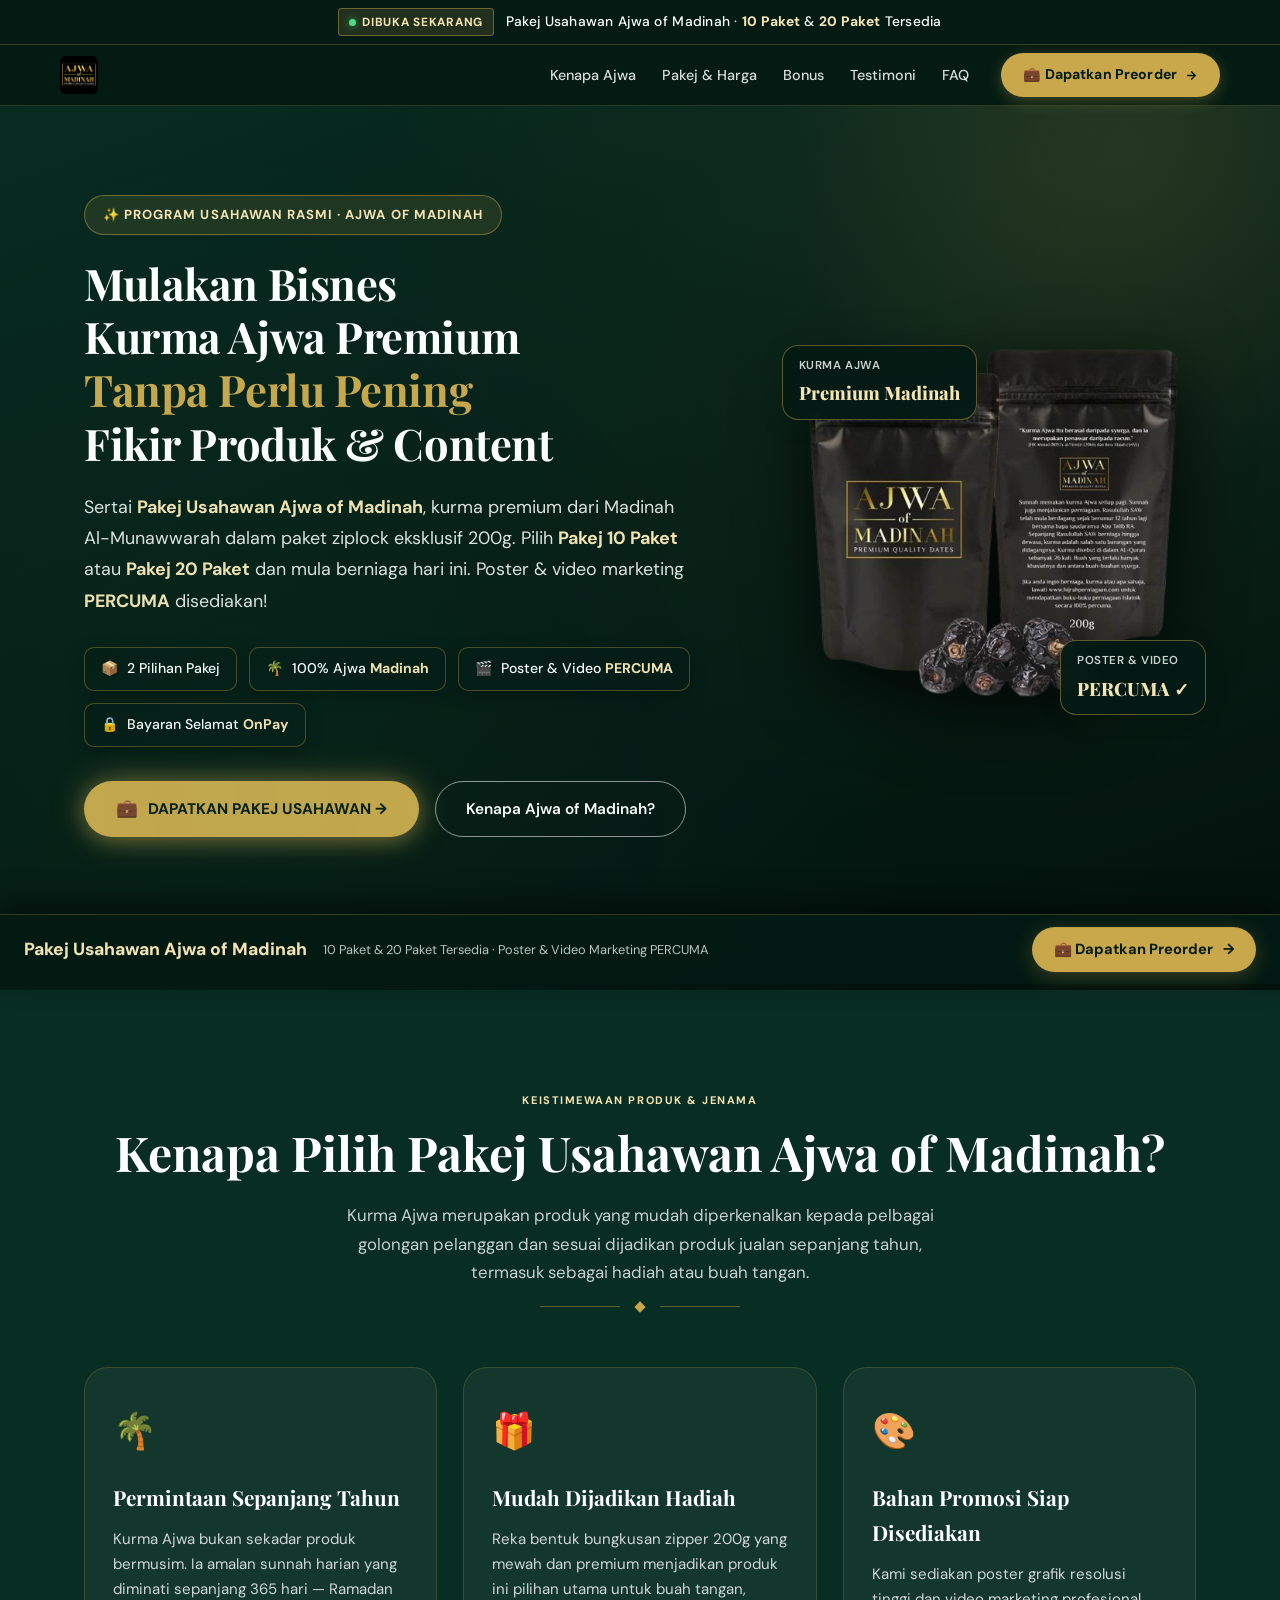
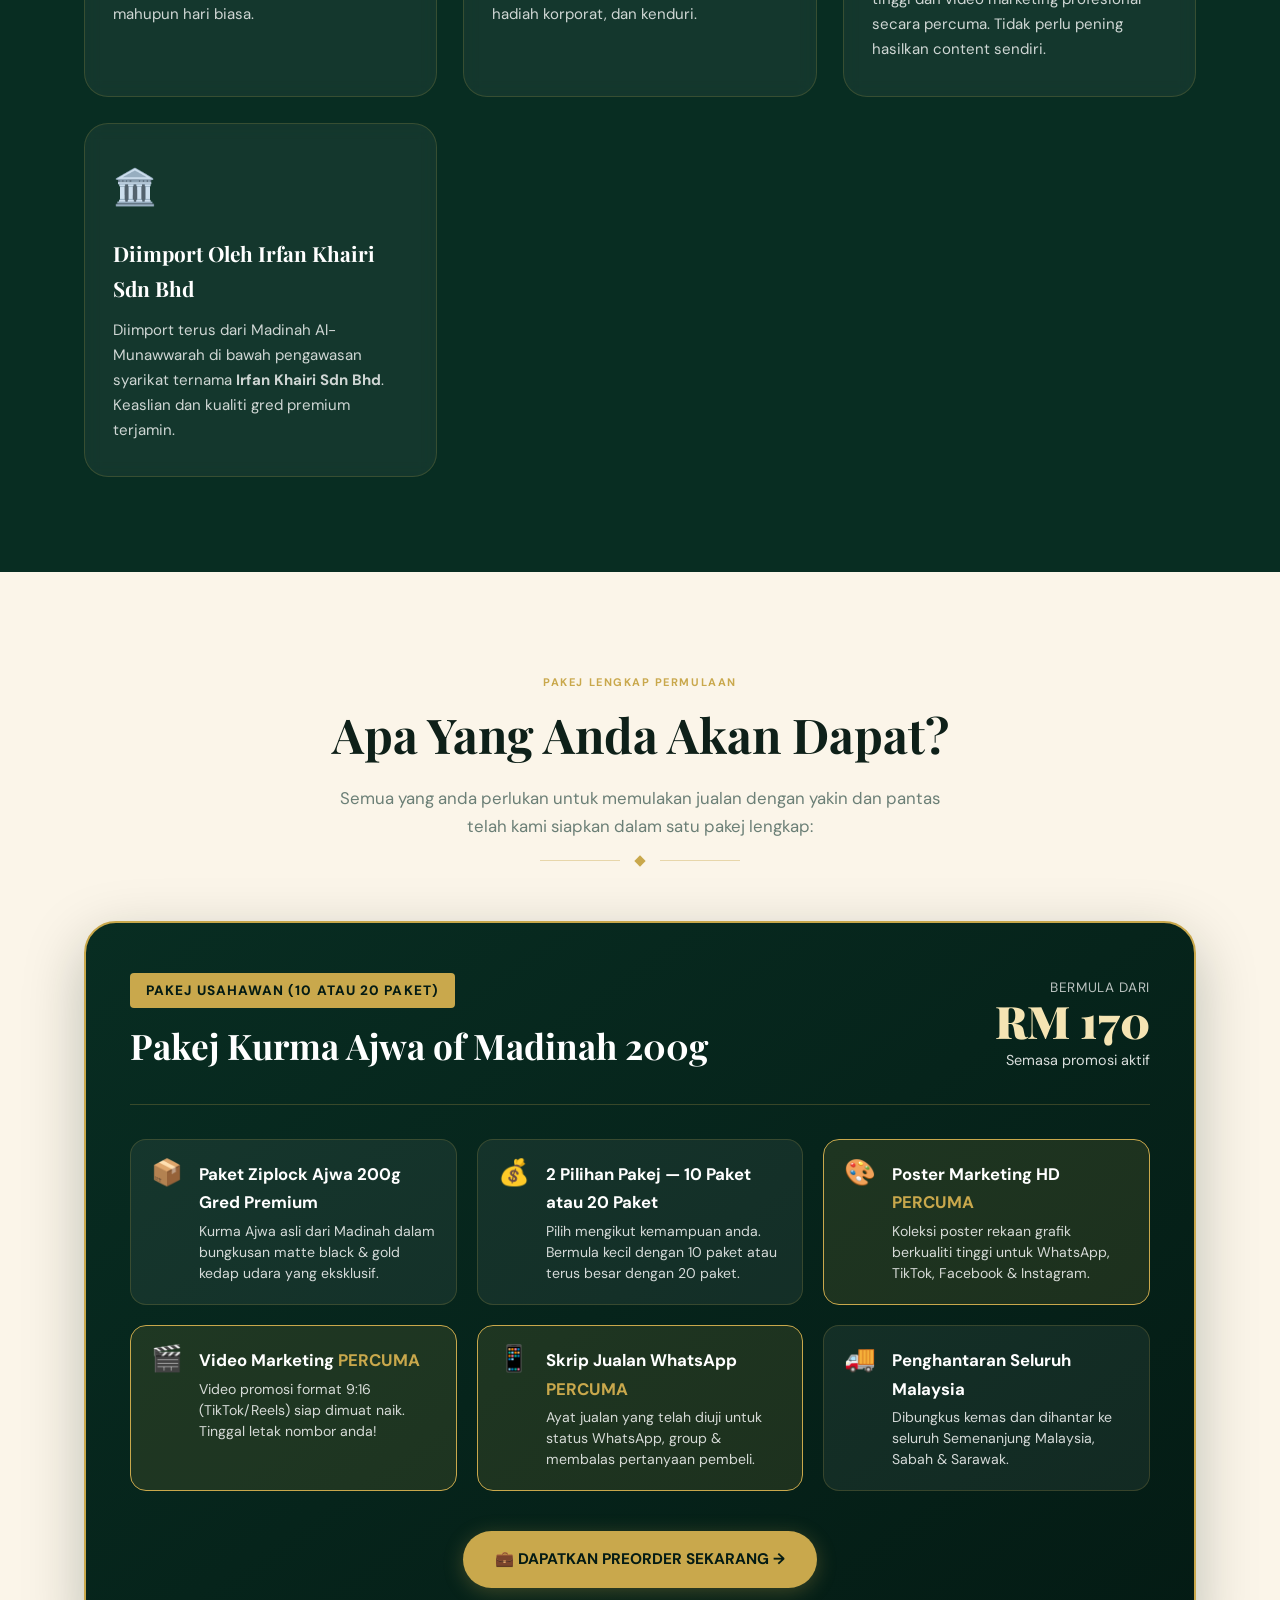
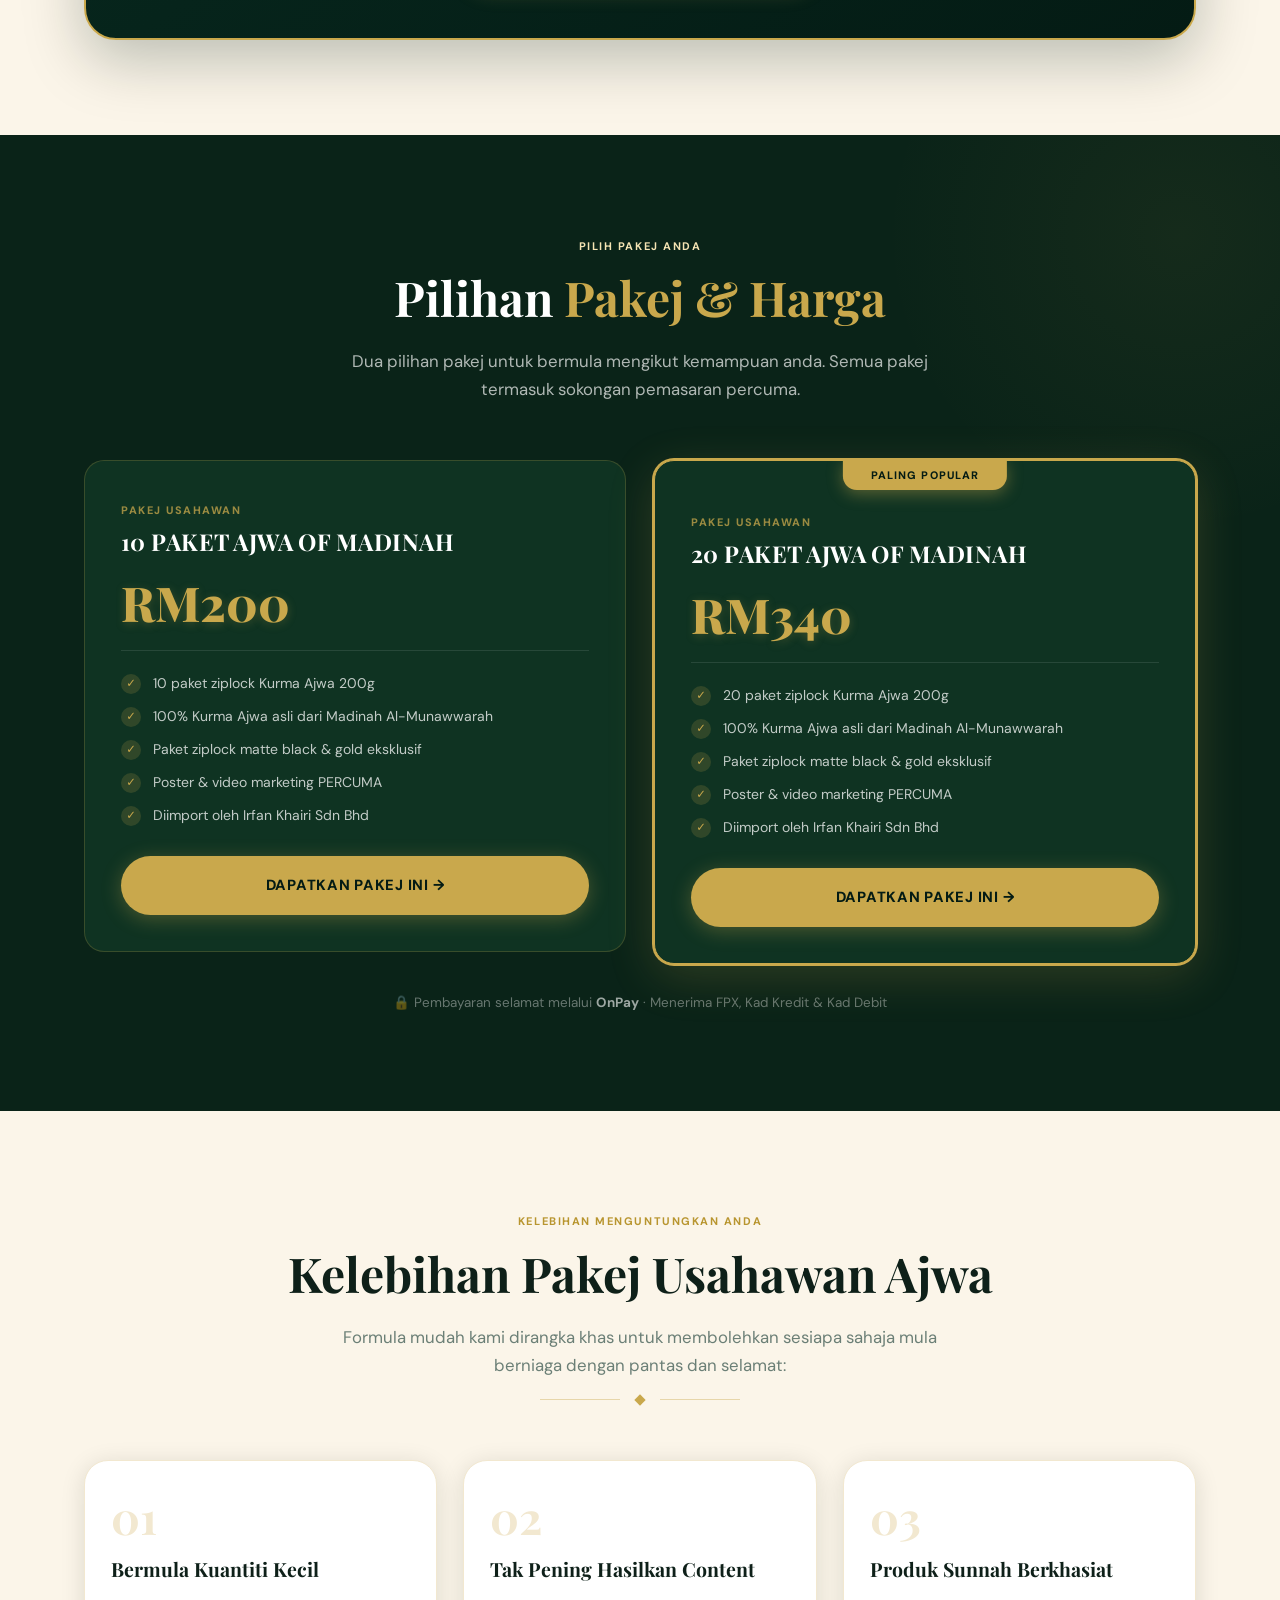
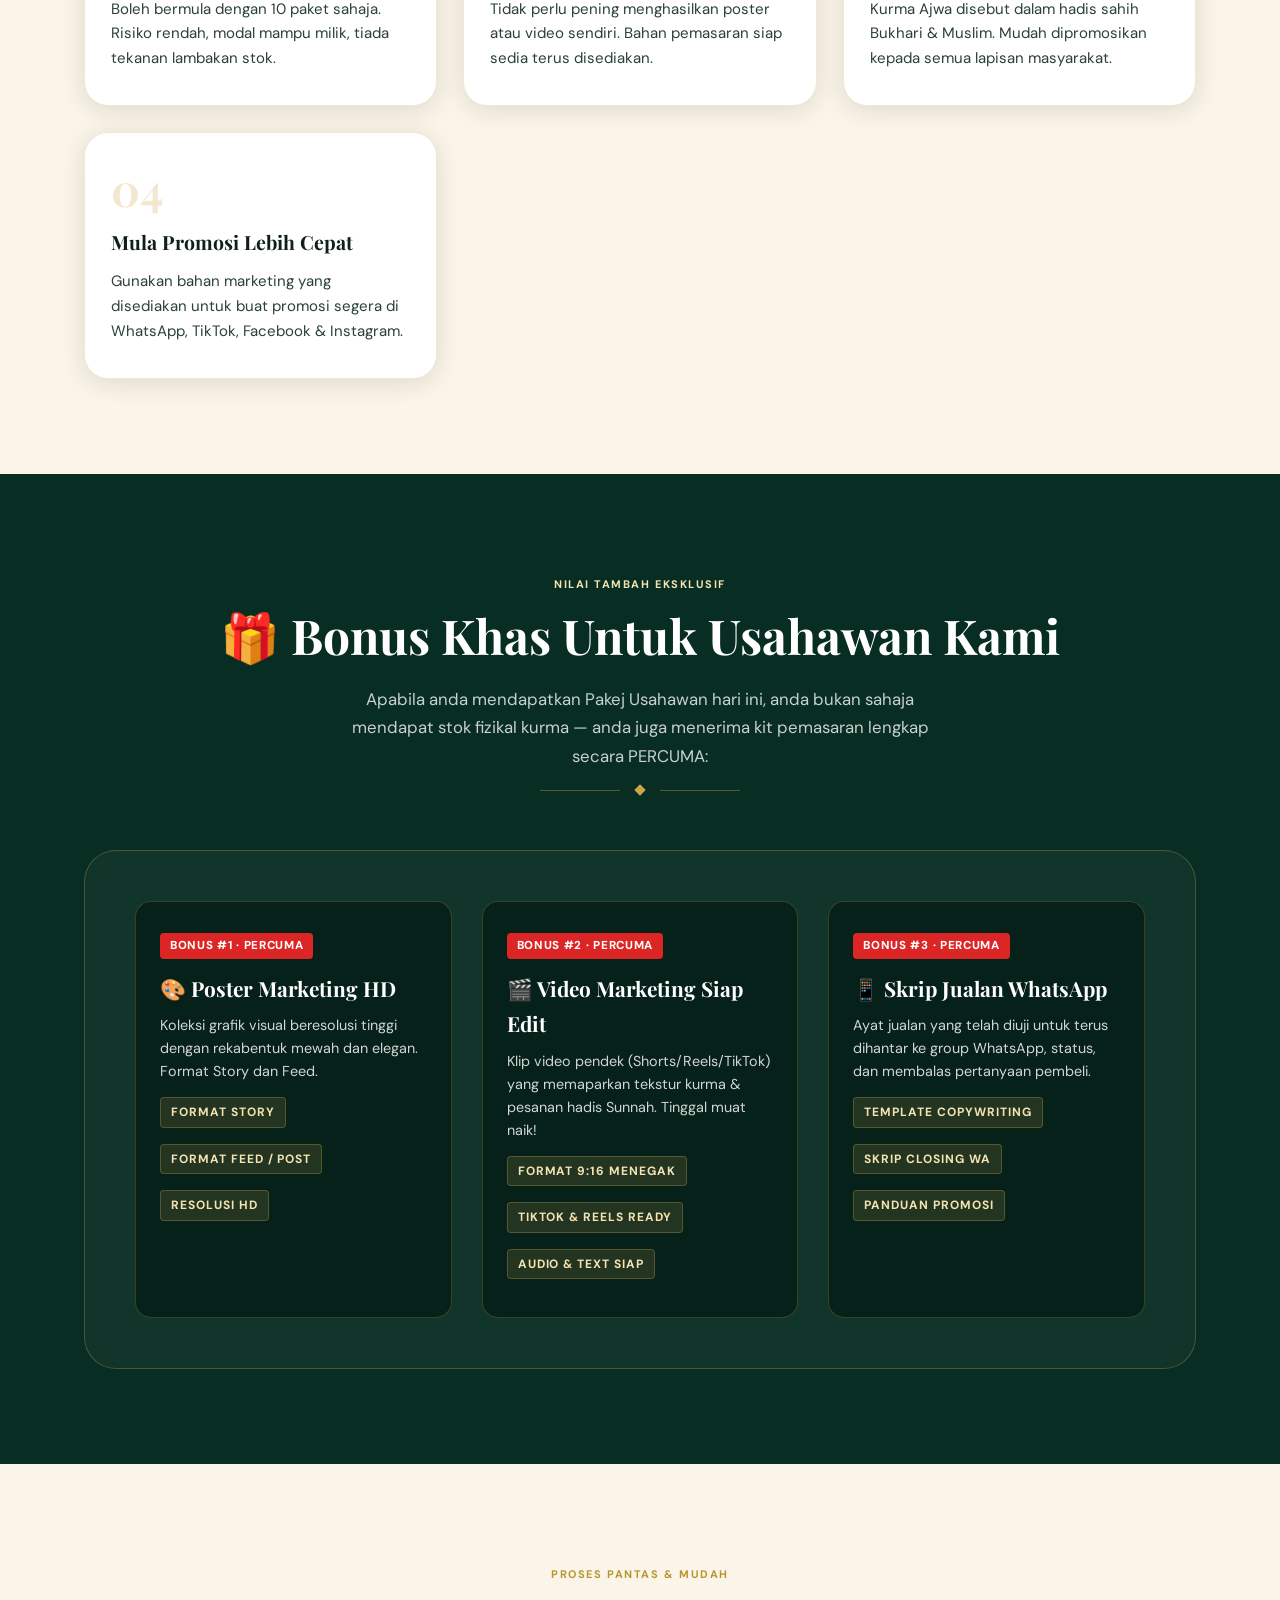
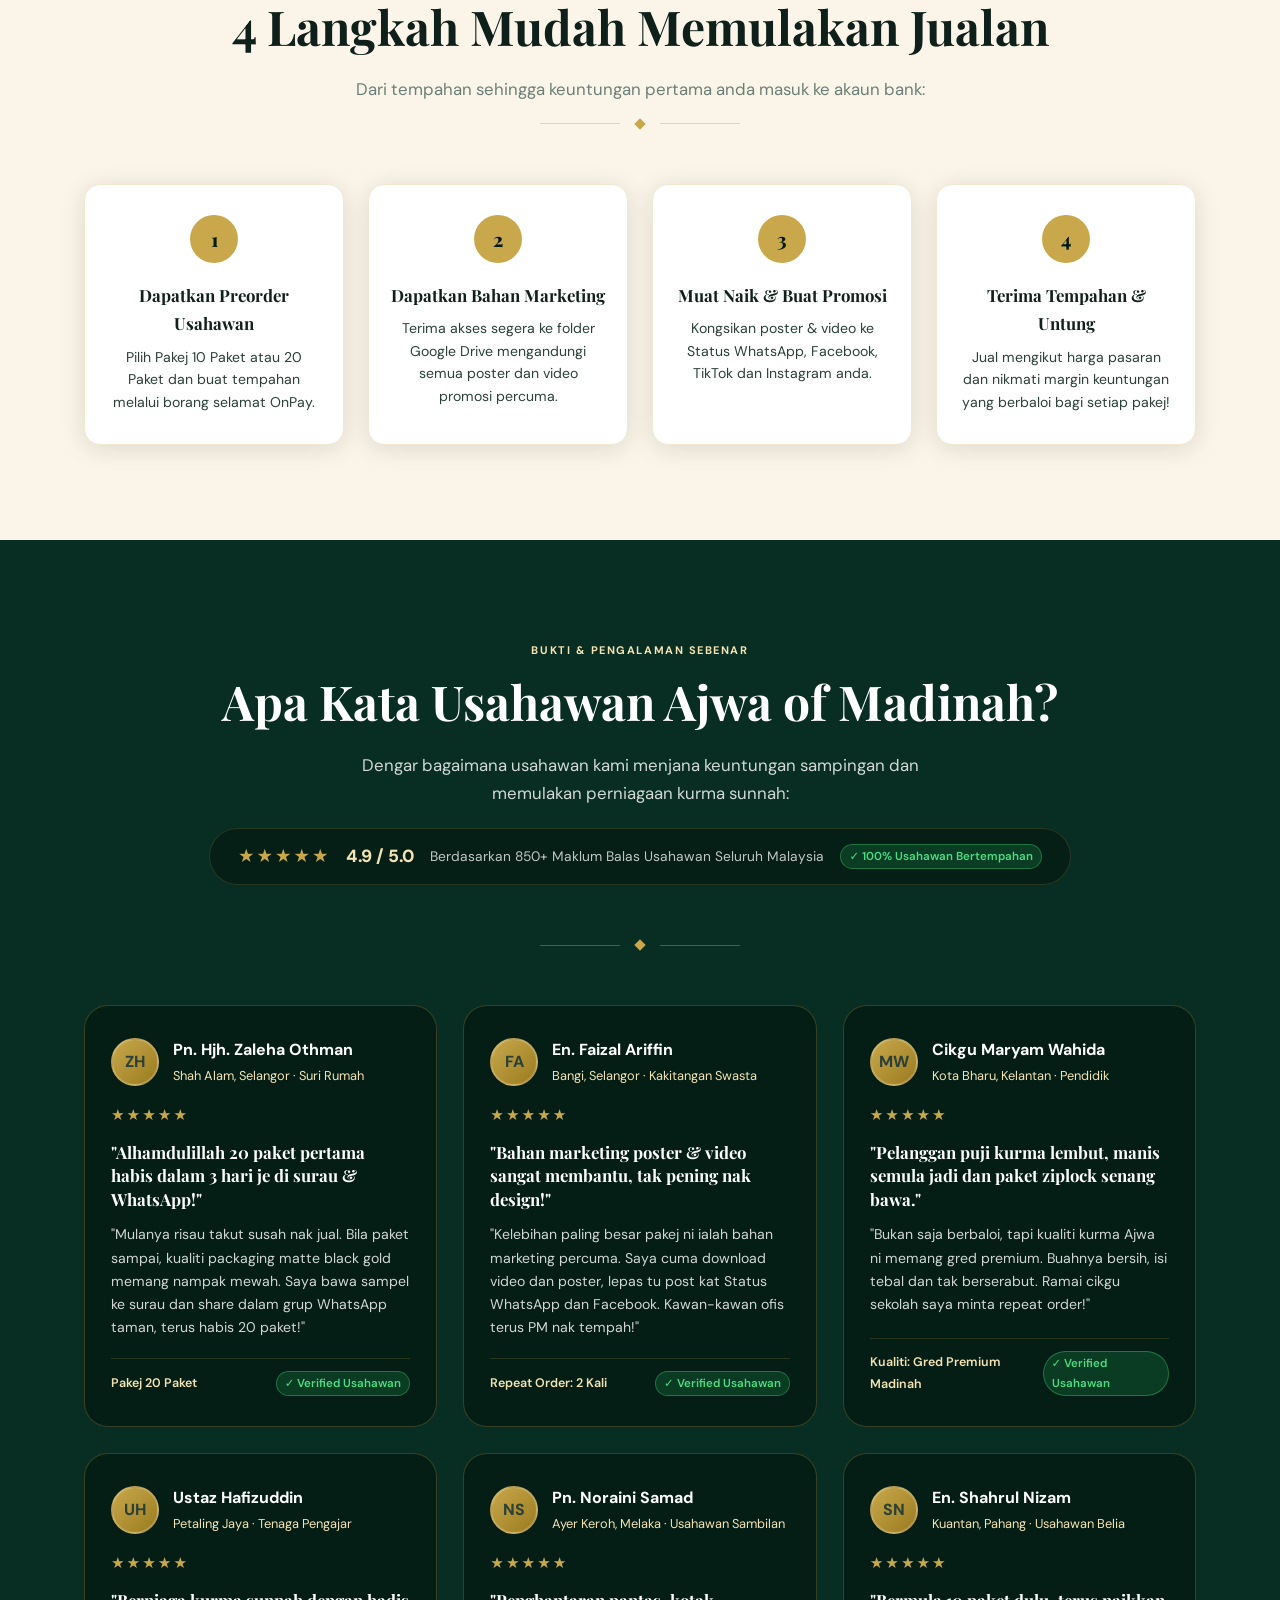
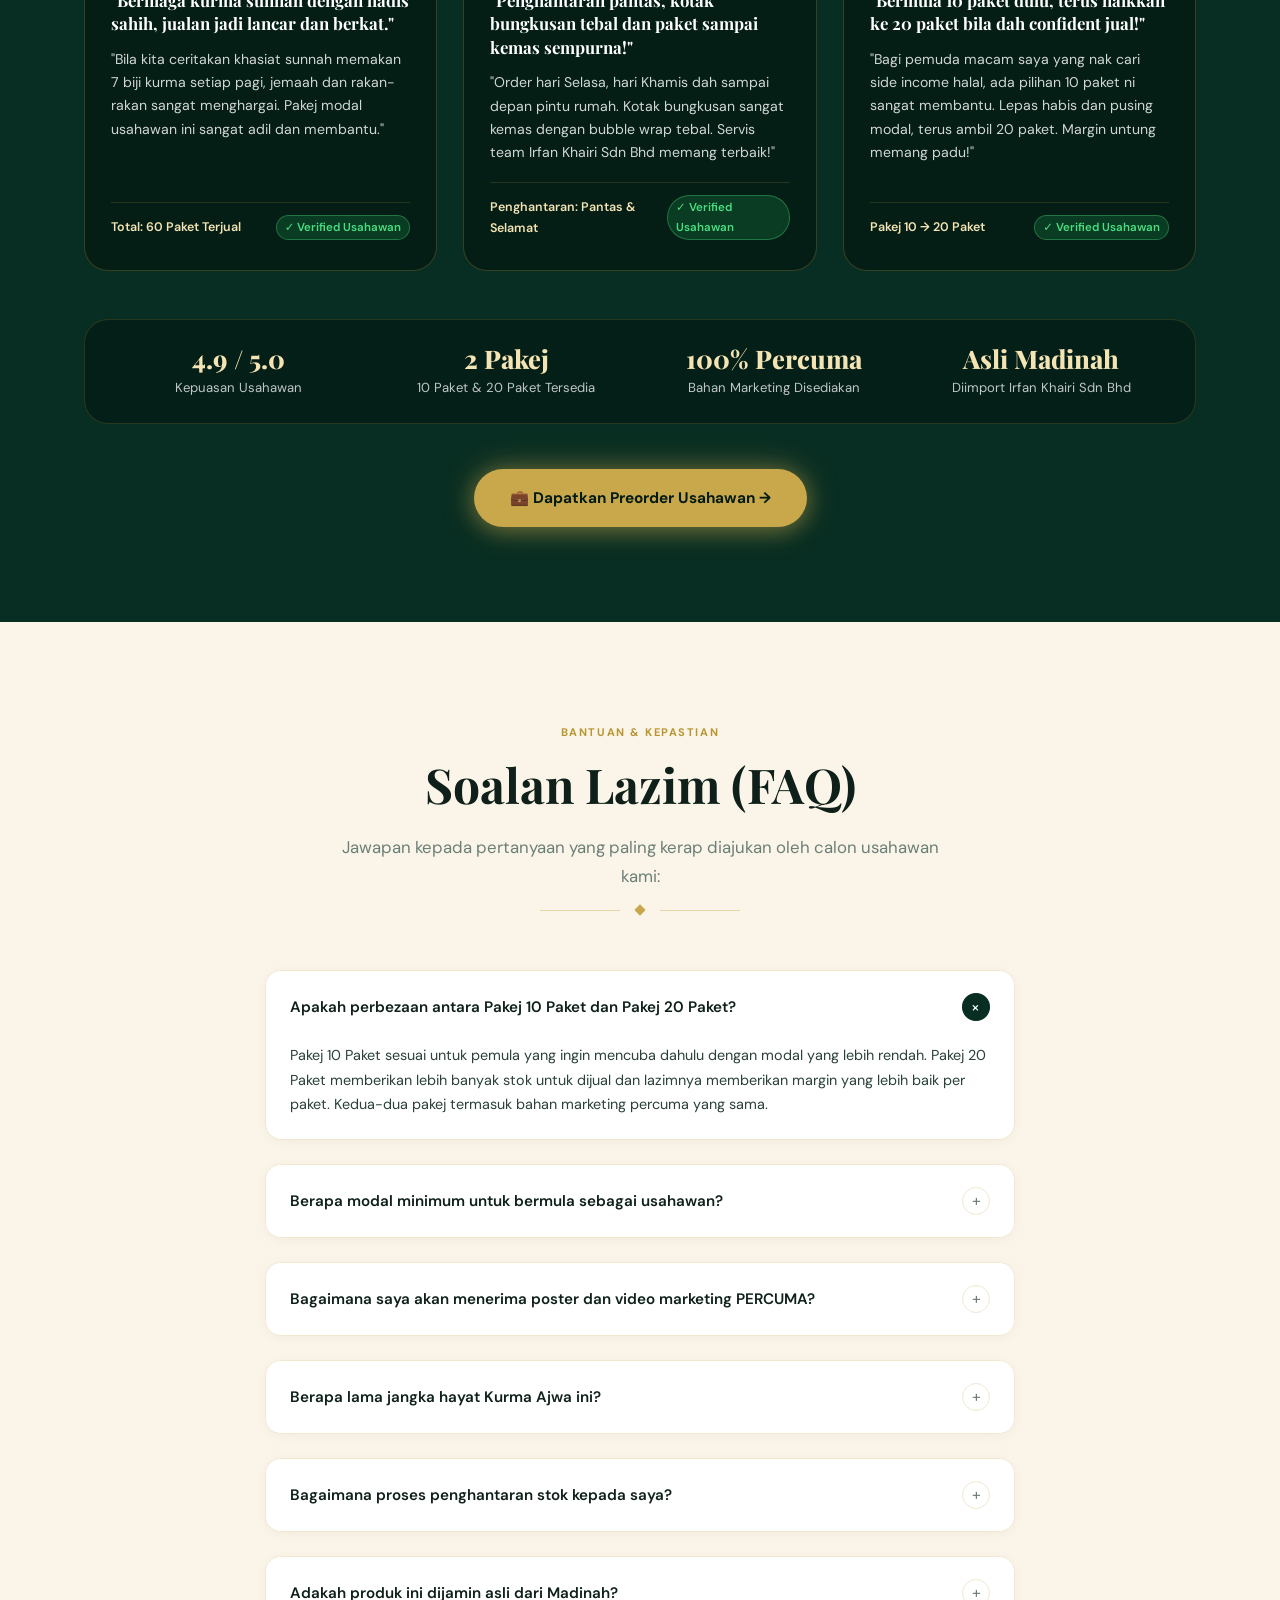
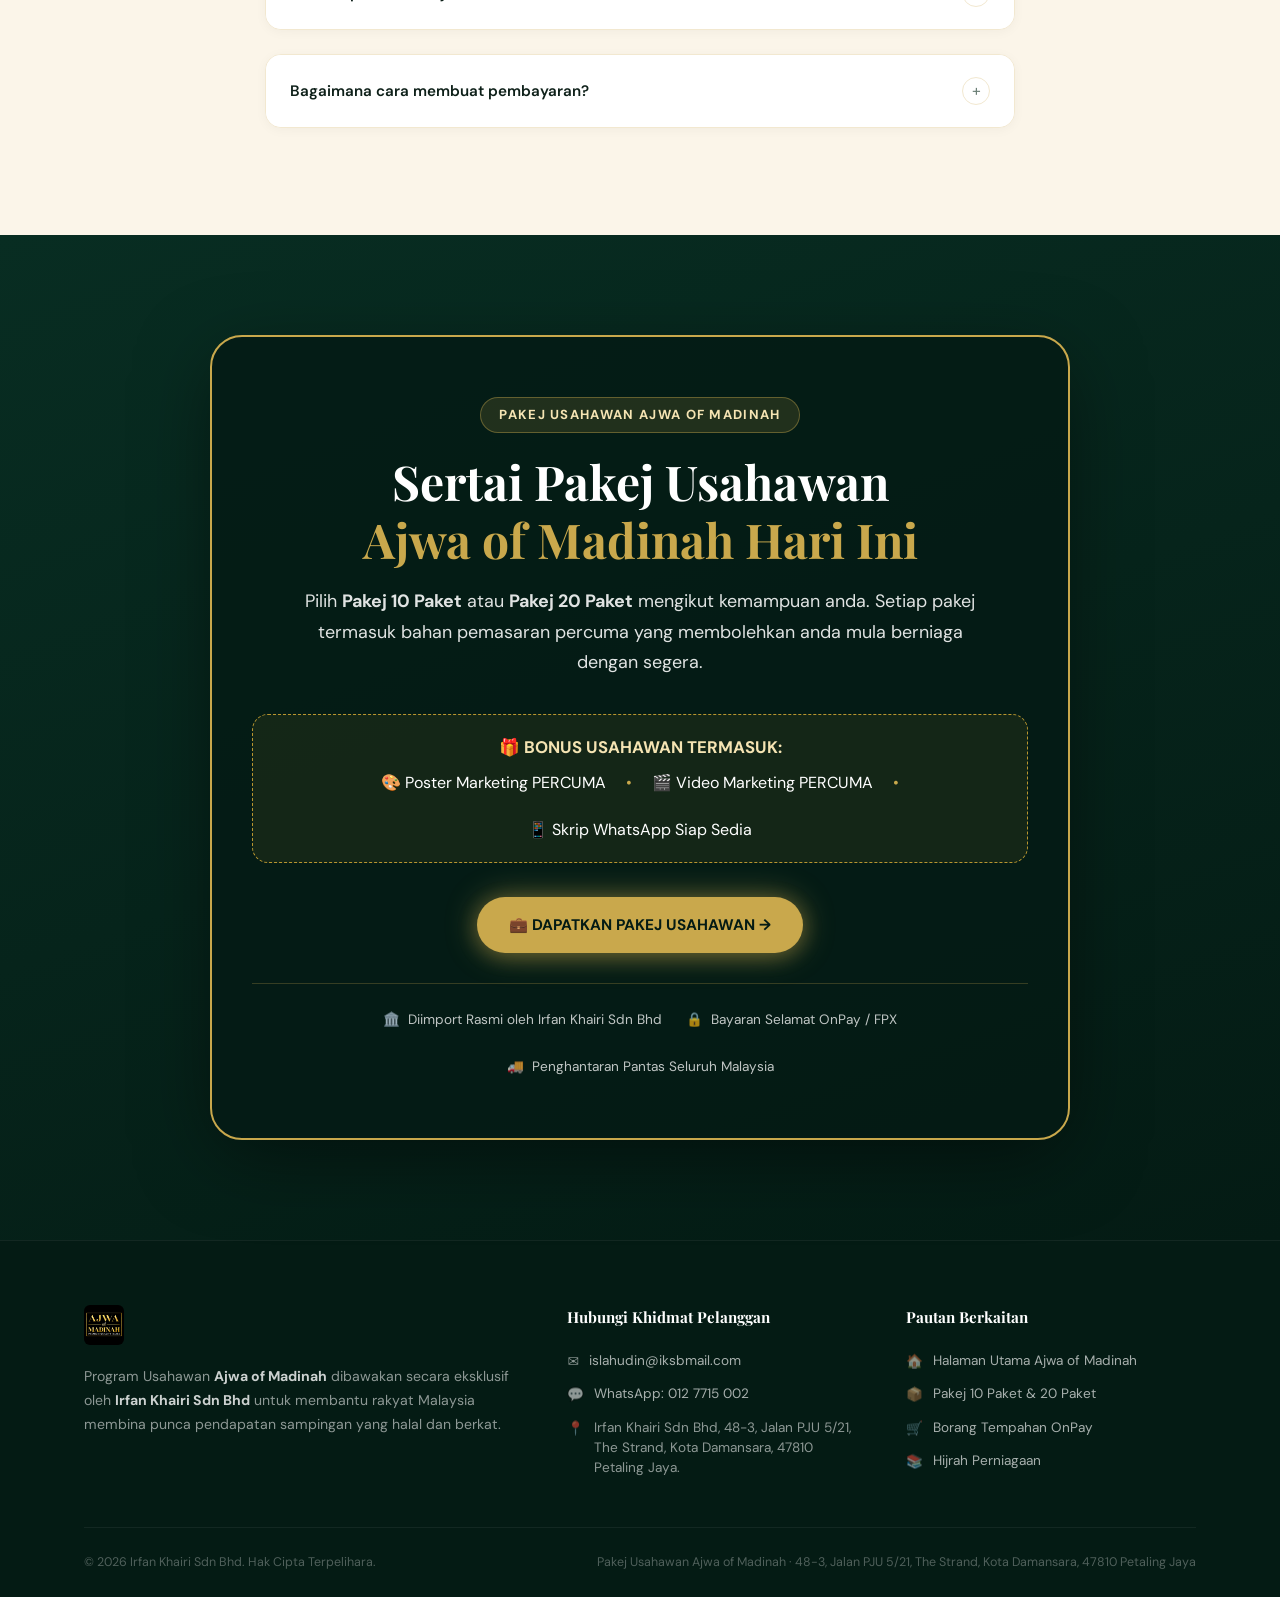
<file: index.html>
<!DOCTYPE html>
<html lang="ms">

<head>
  <meta charset="UTF-8" />
  <meta name="viewport" content="width=device-width, initial-scale=1.0" />
  <title>Pakej Usahawan Ajwa of Madinah | Kurma Premium dari Madinah Al-Munawwarah</title>
  <meta name="description"
    content="Sertai Pakej Usahawan Ajwa of Madinah. Pilih Pakej 10 Paket atau 20 Paket kurma premium berkualiti tinggi dari Madinah, dengan poster dan video marketing PERCUMA." />
  <meta name="keywords"
    content="pakej usahawan kurma ajwa, bisnes kurma, ajwa madinah, irfan khairi, jana pendapatan sampingan" />
  <meta property="og:title" content="Pakej Usahawan Kurma Ajwa of Madinah — 10 Paket atau 20 Paket" />
  <meta property="og:description"
    content="Mulakan bisnes kurma premium tanpa pening fikir produk & content. Lengkap poster dan video marketing PERCUMA." />
  <meta property="og:image" content="assets/sample-3-removebg-preview.png" />
  <meta property="og:type" content="website" />
  <link rel="canonical" href="https://www.ajwaofmadinah.com/index.html" />

  <!-- Favicon — Ajwa of Madinah -->
  <link rel="icon" type="image/x-icon" href="assets/favicon.ico?v=3" />
  <link rel="icon" type="image/png" sizes="32x32" href="assets/favicon-32.png?v=3" />
  <link rel="icon" type="image/png" sizes="48x48" href="assets/favicon-48.png?v=3" />
  <link rel="icon" type="image/png" sizes="16x16" href="assets/favicon-16.png?v=3" />
  <link rel="apple-touch-icon" sizes="180x180" href="assets/favicon-180.png?v=3" />

  <!-- Fonts -->
  <link rel="preconnect" href="https://fonts.googleapis.com" />
  <link rel="preconnect" href="https://fonts.gstatic.com" crossorigin />
  <link
    href="https://fonts.googleapis.com/css2?family=Playfair+Display:ital,wght@0,400;0,600;0,700;0,800;0,900;1,400&family=DM+Sans:opsz,wght@9..40,300;9..40,400;9..40,500;9..40,600;9..40,700&display=swap"
    rel="stylesheet">

  <!-- ═══════════════════════════════════════════════════════════
       ✏️  EDIT HARGA PAKEJ DI SINI
       ═══════════════════════════════════════════════════════════
       Untuk tukar harga promosi, cari "promoPrice" di bawah dan
       ubah nilai tersebut sahaja. Halaman akan kemas kini secara
       automatik apabila promosi aktif.

       Contoh tukar harga 10 paket: promoPrice: 170 → promoPrice: 160
       Contoh tukar harga 20 paket: promoPrice: 300 → promoPrice: 280

       Untuk NYAHAKTIFKAN promosi sepenuhnya (walaupun dalam tempoh):
         tukar  promoEnabled: true  kepada  promoEnabled: false
       ═══════════════════════════════════════════════════════════ -->
  <script>
    const PAKEJ_CONFIG = {

      /* ── Pautan OnPay — tukar di sini jika URL berubah ─────── */
      onpayUrl: "https://irfankhairi.onpay.my/order/form/ajwaofmadinah",

      /* ── Kawalan Promosi ─────────────────────────────────────
         promoEnabled : true  = promosi aktif (bergantung pada tarikh)
                        false = promosi dimatikan sepenuhnya
         promoStart   : Tarikh mula (YYYY-MM-DD) — inklusif
         promoEnd     : Tarikh tamat (YYYY-MM-DD) — inklusif
         Zon waktu: Malaysia (Asia/Kuala_Lumpur)
      ────────────────────────────────────────────────────────── */
      promoEnabled: true,
      promoStart: "2026-10-29",   /* ✏️ Tukar jika perlu */
      promoEnd: "2026-11-15",   /* ✏️ Tukar jika perlu */

      /* ── Pakej & Harga ──────────────────────────────────────
         ✏️  TUKAR "promoPrice" SAHAJA untuk harga promosi baharu.
         "savings" dikira AUTOMATIK — tidak perlu diedit.
         "originalPrice" ialah harga asal (tanpa promosi).
      ────────────────────────────────────────────────────────── */
      packages: [
        {
          id: "paket-10",
          name: "Pakej Usahawan 10 Paket",
          quantity: 10,
          originalPrice: 200,   /* RM200 — harga asal */
          promoPrice: 170    /* ✏️ Tukar ini untuk harga promosi 10 paket */
        },
        {
          id: "paket-20",
          name: "Pakej Usahawan 20 Paket",
          quantity: 20,
          originalPrice: 340,   /* RM340 — harga asal */
          promoPrice: 300    /* ✏️ Tukar ini untuk harga promosi 20 paket */
        }
      ]
    };

    /* ════════════════════════════════════════════════════════
       FUNGSI LOGIK PROMOSI — JANGAN EDIT BAHAGIAN INI
       ════════════════════════════════════════════════════════ */

    /** Semak sama ada promosi aktif hari ini (zon waktu Malaysia). */
    function isPromoActive() {
      if (!PAKEJ_CONFIG.promoEnabled) return false;
      try {
        var nowMY = new Date(
          new Date().toLocaleString('en-US', { timeZone: 'Asia/Kuala_Lumpur' })
        );
        var today = new Date(nowMY.getFullYear(), nowMY.getMonth(), nowMY.getDate());
        var s = PAKEJ_CONFIG.promoStart.split('-').map(Number);
        var e = PAKEJ_CONFIG.promoEnd.split('-').map(Number);
        var start = new Date(s[0], s[1] - 1, s[2]);
        var end = new Date(e[0], e[1] - 1, e[2]);
        return today >= start && today <= end;
      } catch (err) { return false; }
    }

    /** Render kedua-dua kad pakej ke dalam #pakej-cards-wrapper */
    function renderCards() {
      var wrapper = document.getElementById('pakej-cards-wrapper');
      if (!wrapper) return;
      var promoOn = isPromoActive();
      var html = '';

      PAKEJ_CONFIG.packages.forEach(function (pkg, idx) {
        var savings = pkg.originalPrice - pkg.promoPrice;
        var isFeatured = idx === 1;

        /* Blok harga */
        var priceHTML;
        if (promoOn) {
          priceHTML =
            '<div class="pu-promo-badge">HARGA PROMOSI</div>' +
            '<div class="pu-price-row">' +
            '<span class="pu-orig">RM' + pkg.originalPrice + '</span>' +
            '<span class="pu-promo">RM' + pkg.promoPrice + '</span>' +
            '</div>' +
            '<div class="pu-savings">✦ Jimat RM' + savings + '</div>';
        } else {
          priceHTML =
            '<div class="pu-price-row">' +
            '<span class="pu-promo solo">RM' + pkg.originalPrice + '</span>' +
            '</div>';
        }

        html +=
          '<div class="pu-card' + (isFeatured ? ' pu-card--featured' : '') + '" id="' + pkg.id + '">' +
          (isFeatured ? '<div class="pu-ribbon">PALING POPULAR</div>' : '') +
          '<div class="pu-card-body">' +
          '<div class="pu-type">PAKEJ USAHAWAN</div>' +
          '<h3 class="pu-qty">' + pkg.quantity + ' PAKET AJWA OF MADINAH</h3>' +
          '<div class="pu-price-block">' + priceHTML + '</div>' +
          '<div class="pu-divider"></div>' +
          '<ul class="pu-features">' +
          '<li><span class="pu-check">✓</span>' + pkg.quantity + ' paket ziplock Kurma Ajwa 200g</li>' +
          '<li><span class="pu-check">✓</span>100% Kurma Ajwa asli dari Madinah Al-Munawwarah</li>' +
          '<li><span class="pu-check">✓</span>Paket ziplock matte black &amp; gold eksklusif</li>' +
          '<li><span class="pu-check">✓</span>Poster &amp; video marketing PERCUMA</li>' +
          '<li><span class="pu-check">✓</span>Diimport oleh Irfan Khairi Sdn Bhd</li>' +
          '</ul>' +
          '<a href="' + PAKEJ_CONFIG.onpayUrl + '" target="_blank" rel="noopener noreferrer"' +
          ' class="pu-cta-btn" aria-label="Dapatkan ' + pkg.name + ' melalui OnPay">' +
          'DAPATKAN PAKEJ INI →' +
          '</a>' +
          '</div>' +
          '</div>';
      });

      wrapper.innerHTML = html;
    }

    /** Kemas kini semua [data-onpay] dengan URL dari konfigurasi */
    function wireOnPayLinks() {
      document.querySelectorAll('[data-onpay]').forEach(function (el) {
        el.setAttribute('href', PAKEJ_CONFIG.onpayUrl);
      });
    }

    document.addEventListener('DOMContentLoaded', function () {
      renderCards();
      wireOnPayLinks();
    });
  </script>

  <link rel="stylesheet" href="css/style.css?v=40" />
  <link rel="stylesheet" href="css/reseller.css?v=40" />
  <style>
    /* ── Pakej Usahawan — Kad Harga Inline Styles ──────────────── */
    .pu-cards-section {
      background: #0a2318;
      padding-block: var(--section-py, 96px);
      position: relative;
      overflow: hidden;
    }

    .pu-cards-section::before {
      content: '';
      position: absolute;
      top: -200px;
      right: -200px;
      width: 600px;
      height: 600px;
      border-radius: 50%;
      background: radial-gradient(circle, rgba(201, 168, 76, .06) 0%, transparent 70%);
      pointer-events: none;
    }

    .pu-cards-row {
      display: grid;
      grid-template-columns: repeat(2, 1fr);
      gap: 28px;
      margin-top: 56px;
      align-items: start;
    }

    /* Card — solid dark green like reference */
    .pu-card {
      border: 1px solid rgba(201, 168, 76, .22);
      border-radius: 20px;
      background: #0f3322;
      position: relative;
      overflow: hidden;
      transition: transform .35s cubic-bezier(.22, 1, .36, 1), border-color .35s, box-shadow .35s;
    }

    .pu-card:hover {
      transform: translateY(-6px);
      border-color: rgba(201, 168, 76, .50);
      box-shadow: 0 20px 56px rgba(0, 0, 0, .40);
    }

    .pu-card--featured {
      border-color: #c9a84c;
      background: #0f3322;
      box-shadow: 0 0 0 2px #c9a84c, 0 12px 48px rgba(201, 168, 76, .20);
    }

    /* Ribbon */
    .pu-ribbon {
      position: absolute;
      top: -1px;
      left: 50%;
      transform: translateX(-50%);
      background: #c9a84c;
      color: #041b14;
      font-size: .68rem;
      font-weight: 800;
      letter-spacing: .10em;
      text-transform: uppercase;
      padding: 6px 28px;
      border-radius: 0 0 14px 14px;
      white-space: nowrap;
      box-shadow: 0 4px 16px rgba(201, 168, 76, .40);
    }

    /* Card body */
    .pu-card-body {
      padding: 40px 36px 36px;
    }

    .pu-card--featured .pu-card-body {
      padding-top: 52px;
    }

    /* Labels */
    .pu-type {
      font-size: .68rem;
      font-weight: 800;
      letter-spacing: .14em;
      text-transform: uppercase;
      color: rgba(201, 168, 76, .75);
      margin-bottom: 8px;
    }

    .pu-qty {
      font-family: 'Playfair Display', Georgia, serif;
      font-size: 1.45rem;
      font-weight: 700;
      color: #fff;
      line-height: 1.25;
      margin-bottom: 22px;
      text-transform: uppercase;
      letter-spacing: .02em;
    }

    /* Price block */
    .pu-price-block {
      margin-bottom: 24px;
    }

    .pu-promo-badge {
      display: inline-block;
      font-size: .65rem;
      font-weight: 800;
      letter-spacing: .12em;
      text-transform: uppercase;
      color: #c9a84c;
      background: rgba(201, 168, 76, .12);
      padding: 3px 12px;
      border-radius: 100px;
      margin-bottom: 10px;
    }

    .pu-price-row {
      display: flex;
      align-items: baseline;
      gap: 14px;
      flex-wrap: wrap;
      margin-bottom: 6px;
    }

    /* Harga asal — dipotong dengan warna bersesuaian */
    .pu-orig {
      font-family: 'Playfair Display', Georgia, serif;
      font-size: 2.2rem;
      font-weight: 700;
      color: rgba(201, 168, 76, .55);
      position: relative;
      display: inline-block;
      text-decoration: none;
      line-height: 1;
    }

    /* Garisan potong harga — merah coral kemas dan elegan */
    .pu-orig::after {
      content: '';
      position: absolute;
      left: -4px;
      right: -4px;
      top: 50%;
      height: 3.5px;
      background: #e63946;
      border-radius: 2px;
      transform: translateY(-50%) rotate(-7deg);
      box-shadow: 0 2px 6px rgba(230, 57, 70, .45);
    }

    /* Harga promosi — gold cerah menonjol */
    .pu-promo {
      font-family: 'Playfair Display', Georgia, serif;
      font-size: 2.8rem;
      font-weight: 800;
      color: #ffdb70;
      line-height: 1;
      text-shadow: 0 2px 10px rgba(201, 168, 76, .25);
    }

    /* Harga asal sahaja (tanpa promo) — saiz standard */
    .pu-promo.solo {
      font-size: 3rem;
      color: #c9a84c;
    }

    .pu-savings {
      display: inline-block;
      font-size: .82rem;
      font-weight: 700;
      color: #c9a84c;
      background: rgba(201, 168, 76, .12);
      padding: 4px 16px;
      border-radius: 100px;
      margin-top: 8px;
    }

    /* Divider */
    .pu-divider {
      height: 1px;
      background: rgba(255, 255, 255, .10);
      margin: 22px 0;
    }

    /* Feature list */
    .pu-features {
      list-style: none;
      padding: 0;
      margin: 0 0 30px;
      display: flex;
      flex-direction: column;
      gap: 12px;
    }

    .pu-features li {
      display: flex;
      align-items: flex-start;
      gap: 12px;
      font-size: .875rem;
      color: rgba(255, 255, 255, .75);
      line-height: 1.45;
    }

    .pu-check {
      flex-shrink: 0;
      width: 20px;
      height: 20px;
      border-radius: 50%;
      background: rgba(201, 168, 76, .18);
      display: flex;
      align-items: center;
      justify-content: center;
      font-size: .72rem;
      color: #c9a84c;
      font-weight: 700;
      margin-top: 1px;
    }

    /* CTA Button */
    .pu-cta-btn {
      display: flex;
      align-items: center;
      justify-content: center;
      width: 100%;
      padding: 17px 24px;
      border-radius: 100px;
      font-size: .92rem;
      font-weight: 800;
      letter-spacing: .05em;
      text-transform: uppercase;
      background: #c9a84c;
      color: #041b14;
      text-decoration: none;
      transition: background .3s, transform .3s, box-shadow .3s;
      box-shadow: 0 4px 20px rgba(201, 168, 76, .32);
    }

    .pu-cta-btn:hover {
      background: #b8952f;
      transform: translateY(-2px);
      box-shadow: 0 8px 32px rgba(201, 168, 76, .45);
      color: #041b14;
    }

    /* Note below cards */
    .pu-note {
      text-align: center;
      margin-top: 28px;
      font-size: .84rem;
      color: rgba(255, 255, 255, .38);
    }

    .pu-note strong {
      color: rgba(255, 255, 255, .60);
    }

    /* Mobile */
    @media (max-width: 768px) {
      .pu-cards-row {
        grid-template-columns: 1fr;
        gap: 36px;
      }

      .pu-card-body {
        padding: 38px 22px 28px;
      }

      .pu-card--featured .pu-card-body {
        padding-top: 50px;
      }

      .pu-orig {
        font-size: 1.7rem;
      }

      .pu-promo {
        font-size: 2.3rem;
      }

      .pu-promo.solo {
        font-size: 2.5rem;
      }
    }

    @media (max-width: 480px) {
      .pu-cards-row {
        grid-template-columns: 1fr;
      }
    }

    /* ── Top Announcement bar — hide IKSB logo on this page ─── */
    .nav-logo-sep,
    .nav-logo-iksb {
      display: none !important;
    }

    /* ── Hero product image tweak ───────────────────────────── */
    .reseller-hero-pack-img {
      filter: drop-shadow(0 24px 60px rgba(0, 0, 0, .45));
    }
  </style>
</head>

<body>

  <!-- ═══════════════════════════════════════════════════════════
     HEADER / NAVIGATION
     ═══════════════════════════════════════════════════════════ -->
  <header id="navbar" class="navbar-reseller" role="banner">
    <div class="top-announcement-bar" role="complementary" aria-label="Pakej Usahawan Ajwa of Madinah">
      <span class="badge-live"><span class="live-dot" aria-hidden="true"></span> Dibuka Sekarang</span>
      <span>Pakej Usahawan Ajwa of Madinah · <strong>10 Paket</strong> &amp; <strong>20 Paket</strong> Tersedia</span>
    </div>

    <div class="container nav-inner">

      <!-- Logo Ajwa of Madinah sahaja — IKSB tidak dipaparkan -->
      <div class="nav-logos">
        <a href="index.html" class="nav-logo-link" aria-label="Ajwa of Madinah — Pakej Usahawan">
          <img src="assets/logo-ajwa.jpeg" alt="Ajwa of Madinah Logo" class="nav-logo-ajwa" />
        </a>
      </div>

      <!-- Desktop Navigation -->
      <nav class="nav-menu" aria-label="Navigasi Pakej Usahawan">
        <ul class="nav-links" id="nav-desktop">
          <li><a href="#kenapa">Kenapa Ajwa</a></li>
          <li><a href="#pakej-harga">Pakej &amp; Harga</a></li>
          <li><a href="#bonus">Bonus</a></li>
          <li><a href="#testimoni">Testimoni</a></li>
          <li><a href="#soalan">FAQ</a></li>
          <li class="nav-cta">
            <a href="#" data-onpay id="nav-cta-btn" class="btn-gold-nav" target="_blank" rel="noopener noreferrer"
              aria-label="Dapatkan Preorder Usahawan">
              <span>💼 Dapatkan Preorder</span>
              <svg width="13" height="13" viewBox="0 0 24 24" fill="none" stroke="currentColor" stroke-width="2.5"
                stroke-linecap="round" stroke-linejoin="round">
                <path d="M5 12h14M12 5l7 7-7 7" />
              </svg>
            </a>
          </li>
        </ul>
      </nav>

      <!-- Mobile Hamburger -->
      <button class="nav-hamburger" id="hamburger" aria-label="Buka menu navigasi" aria-expanded="false">
        <span></span><span></span><span></span>
      </button>
    </div>
  </header>

  <!-- Mobile Navigation Overlay -->
  <div class="nav-mobile" id="mobile-nav" role="dialog" aria-modal="true" aria-label="Menu navigasi mudah alih">
    <div class="nav-mobile-inner">
      <a href="#kenapa" class="mobile-link">Kenapa Ajwa</a>
      <a href="#pakej-harga" class="mobile-link">Pakej &amp; Harga</a>
      <a href="#bonus" class="mobile-link">Bonus Percuma</a>
      <a href="#testimoni" class="mobile-link">Testimoni</a>
      <a href="#soalan" class="mobile-link">FAQ</a>
      <a href="#" data-onpay target="_blank" rel="noopener noreferrer" class="btn-gold mobile-cta-btn"
        id="mobile-cta-btn">
        💼 Dapatkan Preorder Usahawan
      </a>
    </div>
  </div>


  <!-- ═══════════════════════════════════════════════════════════
     HERO SECTION
     ═══════════════════════════════════════════════════════════ -->
  <section id="hero-reseller" class="hero-reseller" aria-label="Pakej Usahawan Ajwa of Madinah">
    <div class="hero-bg-glow" aria-hidden="true"></div>
    <div class="hero-pattern" aria-hidden="true"></div>

    <div class="container">
      <div class="reseller-hero-grid">

        <!-- Left: Copywriting -->
        <div class="hero-content">
          <div class="hero-pill-badge reveal d-1">
            <span>✨ Program Usahawan Rasmi · Ajwa of Madinah</span>
          </div>

          <h1 class="hero-reseller-h1 reveal d-2">
            Mulakan Bisnes<br />
            Kurma Ajwa Premium<br />
            <span class="gold-shimmer">Tanpa Perlu Pening</span><br />
            Fikir Produk &amp; Content
          </h1>

          <p class="hero-reseller-sub reveal d-3">
            Sertai <strong>Pakej Usahawan Ajwa of Madinah</strong>, kurma premium dari Madinah Al-Munawwarah
            dalam paket ziplock eksklusif 200g. Pilih <strong>Pakej 10 Paket</strong> atau <strong>Pakej 20
              Paket</strong>
            dan mula berniaga hari ini. Poster &amp; video marketing <strong>PERCUMA</strong> disediakan!
          </p>

          <!-- Quick tags -->
          <div class="hero-package-badge-row reveal d-4">
            <div class="hero-package-tag">
              <span>📦</span><span>2 Pilihan Pakej</span>
            </div>
            <div class="hero-package-tag">
              <span>🌴</span><span>100% Ajwa <strong>Madinah</strong></span>
            </div>
            <div class="hero-package-tag">
              <span>🎬</span><span>Poster &amp; Video <strong>PERCUMA</strong></span>
            </div>
            <div class="hero-package-tag">
              <span>🔒</span><span>Bayaran Selamat <strong>OnPay</strong></span>
            </div>
          </div>

          <div class="hero-cta-row reveal d-5">
            <a href="#" data-onpay target="_blank" rel="noopener noreferrer" class="btn-gold hero-btn-glow"
              id="hero-cta-main">
              <span class="btn-icon">💼</span>
              <span>DAPATKAN PAKEJ USAHAWAN →</span>
            </a>
            <a href="#kenapa" class="btn-gold-outline" id="hero-cta-secondary">
              Kenapa Ajwa of Madinah?
            </a>
          </div>
        </div>

        <!-- Right: Product Visual -->
        <div class="hero-visual reveal-right d-3">
          <div class="hero-visual-card">
            <div class="floating-badge floating-badge-top-left">
              <span class="floating-badge-label">Kurma Ajwa</span>
              <span class="floating-badge-val">Premium Madinah</span>
            </div>

            <img src="assets/sample-3-removebg-preview.png"
              alt="Paket Ajwa of Madinah 200g — Kurma Premium Berkhasiat dari Madinah" class="reseller-hero-pack-img"
              loading="eager" />

            <div class="floating-badge floating-badge-bottom-right">
              <span class="floating-badge-label">Poster &amp; Video</span>
              <span class="floating-badge-val">PERCUMA ✓</span>
            </div>
          </div>
        </div>

      </div>
    </div>
  </section>


  <!-- ═══════════════════════════════════════════════════════════
     KENAPA PILIH PAKEJ USAHAWAN AJWA OF MADINAH
     ═══════════════════════════════════════════════════════════ -->
  <section id="kenapa" class="section-why" aria-label="Kelebihan Pakej Usahawan Ajwa of Madinah">
    <div class="container">

      <div class="section-head text-center reveal d-1">
        <div class="section-tag">Keistimewaan Produk &amp; Jenama</div>
        <h2 class="section-title">Kenapa Pilih Pakej Usahawan Ajwa of Madinah?</h2>
        <p class="section-desc">
          Kurma Ajwa merupakan produk yang mudah diperkenalkan kepada pelbagai golongan pelanggan dan sesuai dijadikan
          produk jualan sepanjang tahun, termasuk sebagai hadiah atau buah tangan.
        </p>
        <div class="gold-divider" aria-hidden="true"><span></span>
          <div class="gold-diamond"></div><span></span>
        </div>
      </div>

      <div class="why-grid">
        <div class="why-card reveal d-1">
          <span class="why-icon" aria-hidden="true">🌴</span>
          <h3 class="why-title">Permintaan Sepanjang Tahun</h3>
          <p class="why-desc">Kurma Ajwa bukan sekadar produk bermusim. Ia amalan sunnah harian yang diminati sepanjang
            365 hari — Ramadan mahupun hari biasa.</p>
        </div>

        <div class="why-card reveal d-2">
          <span class="why-icon" aria-hidden="true">🎁</span>
          <h3 class="why-title">Mudah Dijadikan Hadiah</h3>
          <p class="why-desc">Reka bentuk bungkusan zipper 200g yang mewah dan premium menjadikan produk ini pilihan
            utama untuk buah tangan, hadiah korporat, dan kenduri.</p>
        </div>

        <div class="why-card reveal d-3">
          <span class="why-icon" aria-hidden="true">🎨</span>
          <h3 class="why-title">Bahan Promosi Siap Disediakan</h3>
          <p class="why-desc">Kami sediakan poster grafik resolusi tinggi dan video marketing profesional secara
            percuma.
            Tidak perlu pening hasilkan content sendiri.</p>
        </div>

        <div class="why-card reveal d-4">
          <span class="why-icon" aria-hidden="true">🏛️</span>
          <h3 class="why-title">Diimport Oleh Irfan Khairi Sdn Bhd</h3>
          <p class="why-desc">Diimport terus dari Madinah Al-Munawwarah di bawah pengawasan syarikat ternama
            <strong>Irfan Khairi Sdn Bhd</strong>. Keaslian dan kualiti gred premium terjamin.
          </p>
        </div>
      </div>

    </div>
  </section>


  <!-- ═══════════════════════════════════════════════════════════
     APA YANG ANDA AKAN DAPAT
     ═══════════════════════════════════════════════════════════ -->
  <section id="pakej-kandungan" class="section-package" aria-label="Kandungan Pakej Usahawan">
    <div class="container">

      <div class="section-head text-center reveal d-1">
        <div class="section-tag">Pakej Lengkap Permulaan</div>
        <h2 class="section-title">Apa Yang Anda Akan Dapat?</h2>
        <p class="section-desc">
          Semua yang anda perlukan untuk memulakan jualan dengan yakin dan pantas telah kami siapkan dalam satu pakej
          lengkap:
        </p>
        <div class="gold-divider" aria-hidden="true"><span></span>
          <div class="gold-diamond"></div><span></span>
        </div>
      </div>

      <div class="package-master-card reveal d-2">

        <div class="package-header-row">
          <div>
            <span class="package-main-badge">Pakej Usahawan (10 atau 20 Paket)</span>
            <h3 class="package-title">Pakej Kurma Ajwa of Madinah 200g</h3>
          </div>
          <div class="package-pricing-badge">
            <div class="package-pricing-label">Bermula dari</div>
            <div class="package-price-number">RM 170</div>
            <div class="package-price-sub">Semasa promosi aktif</div>
          </div>
        </div>

        <div class="package-items-grid">
          <div class="package-item">
            <div class="package-item-icon" aria-hidden="true">📦</div>
            <div class="package-item-text">
              <h4>Paket Ziplock Ajwa 200g Gred Premium</h4>
              <p>Kurma Ajwa asli dari Madinah dalam bungkusan matte black &amp; gold kedap udara yang eksklusif.</p>
            </div>
          </div>

          <div class="package-item">
            <div class="package-item-icon" aria-hidden="true">💰</div>
            <div class="package-item-text">
              <h4>2 Pilihan Pakej — 10 Paket atau 20 Paket</h4>
              <p>Pilih mengikut kemampuan anda. Bermula kecil dengan 10 paket atau terus besar dengan 20 paket.</p>
            </div>
          </div>

          <div class="package-item highlight-bonus">
            <div class="package-item-icon" aria-hidden="true">🎨</div>
            <div class="package-item-text">
              <h4>Poster Marketing HD <span style="color: var(--gold-400);">PERCUMA</span></h4>
              <p>Koleksi poster rekaan grafik berkualiti tinggi untuk WhatsApp, TikTok, Facebook &amp; Instagram.</p>
            </div>
          </div>

          <div class="package-item highlight-bonus">
            <div class="package-item-icon" aria-hidden="true">🎬</div>
            <div class="package-item-text">
              <h4>Video Marketing <span style="color: var(--gold-400);">PERCUMA</span></h4>
              <p>Video promosi format 9:16 (TikTok/Reels) siap dimuat naik. Tinggal letak nombor anda!</p>
            </div>
          </div>

          <div class="package-item highlight-bonus">
            <div class="package-item-icon" aria-hidden="true">📱</div>
            <div class="package-item-text">
              <h4>Skrip Jualan WhatsApp <span style="color: var(--gold-400);">PERCUMA</span></h4>
              <p>Ayat jualan yang telah diuji untuk status WhatsApp, group &amp; membalas pertanyaan pembeli.</p>
            </div>
          </div>

          <div class="package-item">
            <div class="package-item-icon" aria-hidden="true">🚚</div>
            <div class="package-item-text">
              <h4>Penghantaran Seluruh Malaysia</h4>
              <p>Dibungkus kemas dan dihantar ke seluruh Semenanjung Malaysia, Sabah &amp; Sarawak.</p>
            </div>
          </div>
        </div>

        <div class="text-center">
          <a href="#" data-onpay target="_blank" rel="noopener noreferrer" class="btn-gold btn-large-cta">
            <span>💼 DAPATKAN PREORDER SEKARANG →</span>
          </a>
        </div>

      </div>

    </div>
  </section>


  <!-- ═══════════════════════════════════════════════════════════
     PAKEJ & HARGA — KAD HARGA (RENDER DARI PAKEJ_CONFIG)
     ═══════════════════════════════════════════════════════════ -->
  <section id="pakej-harga" class="pu-cards-section" aria-label="Pilihan Pakej dan Harga">
    <div class="container">

      <div class="section-head text-center">
        <span class="section-tag dark reveal">Pilih Pakej Anda</span>
        <h2 class="section-title on-dark reveal d-1">
          Pilihan <span class="gold-shimmer">Pakej &amp; Harga</span>
        </h2>
        <p class="section-desc on-dark reveal d-2">
          Dua pilihan pakej untuk bermula mengikut kemampuan anda. Semua pakej termasuk sokongan pemasaran percuma.
        </p>
      </div>

      <!-- Kad pakej dirender secara automatik dari PAKEJ_CONFIG di atas -->
      <div class="pu-cards-row reveal d-2" id="pakej-cards-wrapper">
        <noscript>
          <p style="color:white; text-align:center; padding:24px;">
            Sila aktifkan JavaScript untuk melihat pakej dan harga terkini.
          </p>
        </noscript>
      </div>

      <p class="pu-note reveal d-3">
        🔒 Pembayaran selamat melalui <strong>OnPay</strong> · Menerima FPX, Kad Kredit &amp; Kad Debit
      </p>

    </div>
  </section>


  <!-- ═══════════════════════════════════════════════════════════
     KELEBIHAN PAKEJ USAHAWAN
     ═══════════════════════════════════════════════════════════ -->
  <section class="section-benefits" aria-label="Kelebihan Pakej Usahawan">
    <div class="container">

      <div class="section-head text-center reveal d-1">
        <div class="section-tag">Kelebihan Menguntungkan Anda</div>
        <h2 class="section-title">Kelebihan Pakej Usahawan Ajwa</h2>
        <p class="section-desc">Formula mudah kami dirangka khas untuk membolehkan sesiapa sahaja mula berniaga
          dengan pantas dan selamat:</p>
        <div class="gold-divider" aria-hidden="true"><span></span>
          <div class="gold-diamond"></div><span></span>
        </div>
      </div>

      <div class="benefit-cards-grid">
        <div class="benefit-card reveal d-1">
          <div class="benefit-num">01</div>
          <h3 class="benefit-title">Bermula Kuantiti Kecil</h3>
          <p class="benefit-desc">Boleh bermula dengan 10 paket sahaja. Risiko rendah, modal mampu milik, tiada tekanan
            lambakan stok.</p>
        </div>

        <div class="benefit-card reveal d-2">
          <div class="benefit-num">02</div>
          <h3 class="benefit-title">Tak Pening Hasilkan Content</h3>
          <p class="benefit-desc">Tidak perlu pening menghasilkan poster atau video sendiri. Bahan pemasaran siap sedia
            terus disediakan.</p>
        </div>

        <div class="benefit-card reveal d-3">
          <div class="benefit-num">03</div>
          <h3 class="benefit-title">Produk Sunnah Berkhasiat</h3>
          <p class="benefit-desc">Kurma Ajwa disebut dalam hadis sahih Bukhari &amp; Muslim. Mudah dipromosikan kepada
            semua lapisan masyarakat.</p>
        </div>

        <div class="benefit-card reveal d-4">
          <div class="benefit-num">04</div>
          <h3 class="benefit-title">Mula Promosi Lebih Cepat</h3>
          <p class="benefit-desc">Gunakan bahan marketing yang disediakan untuk buat promosi segera di WhatsApp, TikTok,
            Facebook &amp; Instagram.</p>
        </div>
      </div>

    </div>
  </section>


  <!-- ═══════════════════════════════════════════════════════════
     BONUS PERCUMA
     ═══════════════════════════════════════════════════════════ -->
  <section id="bonus" class="section-bonus" aria-label="Bonus Pemasaran Percuma">
    <div class="container">

      <div class="section-head text-center reveal d-1">
        <div class="section-tag">Nilai Tambah Eksklusif</div>
        <h2 class="section-title">🎁 Bonus Khas Untuk Usahawan Kami</h2>
        <p class="section-desc">
          Apabila anda mendapatkan Pakej Usahawan hari ini, anda bukan sahaja mendapat stok fizikal kurma — anda juga
          menerima kit pemasaran lengkap secara PERCUMA:
        </p>
        <div class="gold-divider" aria-hidden="true"><span></span>
          <div class="gold-diamond"></div><span></span>
        </div>
      </div>

      <div class="bonus-showcase-box reveal d-2">
        <div class="bonus-cards-row">

          <div class="bonus-box-card">
            <span class="bonus-pill">Bonus #1 · Percuma</span>
            <h4>🎨 Poster Marketing HD</h4>
            <p>Koleksi grafik visual beresolusi tinggi dengan rekabentuk mewah dan elegan. Format Story dan Feed.</p>
            <div class="bonus-tag-list">
              <span class="bonus-tag">Format Story</span>
              <span class="bonus-tag">Format Feed / Post</span>
              <span class="bonus-tag">Resolusi HD</span>
            </div>
          </div>

          <div class="bonus-box-card">
            <span class="bonus-pill">Bonus #2 · Percuma</span>
            <h4>🎬 Video Marketing Siap Edit</h4>
            <p>Klip video pendek (Shorts/Reels/TikTok) yang memaparkan tekstur kurma &amp; pesanan hadis Sunnah.
              Tinggal muat naik!</p>
            <div class="bonus-tag-list">
              <span class="bonus-tag">Format 9:16 Menegak</span>
              <span class="bonus-tag">TikTok &amp; Reels Ready</span>
              <span class="bonus-tag">Audio &amp; Text Siap</span>
            </div>
          </div>

          <div class="bonus-box-card">
            <span class="bonus-pill">Bonus #3 · Percuma</span>
            <h4>📱 Skrip Jualan WhatsApp</h4>
            <p>Ayat jualan yang telah diuji untuk terus dihantar ke group WhatsApp, status, dan membalas pertanyaan
              pembeli.</p>
            <div class="bonus-tag-list">
              <span class="bonus-tag">Template Copywriting</span>
              <span class="bonus-tag">Skrip Closing WA</span>
              <span class="bonus-tag">Panduan Promosi</span>
            </div>
          </div>

        </div>
      </div>

    </div>
  </section>


  <!-- ═══════════════════════════════════════════════════════════
     4 LANGKAH MUDAH
     ═══════════════════════════════════════════════════════════ -->
  <section class="section-steps" aria-label="Langkah Mula Berniaga">
    <div class="container">

      <div class="section-head text-center reveal d-1">
        <div class="section-tag">Proses Pantas &amp; Mudah</div>
        <h2 class="section-title">4 Langkah Mudah Memulakan Jualan</h2>
        <p class="section-desc">Dari tempahan sehingga keuntungan pertama anda masuk ke akaun bank:</p>
        <div class="gold-divider" aria-hidden="true"><span></span>
          <div class="gold-diamond"></div><span></span>
        </div>
      </div>

      <div class="steps-container">
        <div class="step-card reveal d-1">
          <div class="step-badge-num">1</div>
          <h3 class="step-title">Dapatkan Preorder Usahawan</h3>
          <p class="step-desc">Pilih Pakej 10 Paket atau 20 Paket dan buat tempahan melalui borang selamat OnPay.</p>
        </div>

        <div class="step-card reveal d-2">
          <div class="step-badge-num">2</div>
          <h3 class="step-title">Dapatkan Bahan Marketing</h3>
          <p class="step-desc">Terima akses segera ke folder Google Drive mengandungi semua poster dan video promosi
            percuma.</p>
        </div>

        <div class="step-card reveal d-3">
          <div class="step-badge-num">3</div>
          <h3 class="step-title">Muat Naik &amp; Buat Promosi</h3>
          <p class="step-desc">Kongsikan poster &amp; video ke Status WhatsApp, Facebook, TikTok dan Instagram anda.</p>
        </div>

        <div class="step-card reveal d-4">
          <div class="step-badge-num">4</div>
          <h3 class="step-title">Terima Tempahan &amp; Untung</h3>
          <p class="step-desc">Jual mengikut harga pasaran dan nikmati margin keuntungan yang berbaloi bagi setiap
            pakej!</p>
        </div>
      </div>

    </div>
  </section>


  <!-- ═══════════════════════════════════════════════════════════
     TESTIMONI USAHAWAN
     ═══════════════════════════════════════════════════════════ -->
  <section id="testimoni" class="section-reviews" aria-label="Ulasan Usahawan Ajwa of Madinah">
    <div class="container">

      <div class="section-head text-center reveal d-1">
        <div class="section-tag">Bukti &amp; Pengalaman Sebenar</div>
        <h2 class="section-title">Apa Kata Usahawan Ajwa of Madinah?</h2>
        <p class="section-desc">
          Dengar bagaimana usahawan kami menjana keuntungan sampingan dan memulakan perniagaan kurma sunnah:
        </p>

        <div class="reviews-rating-bar reveal d-2">
          <span class="rating-stars" aria-label="5 daripada 5 bintang">★★★★★</span>
          <span class="rating-score">4.9 / 5.0</span>
          <span class="rating-count">Berdasarkan 850+ Maklum Balas Usahawan Seluruh Malaysia</span>
          <span class="review-verified">✓ 100% Usahawan Bertempahan</span>
        </div>

        <div class="gold-divider" aria-hidden="true"><span></span>
          <div class="gold-diamond"></div><span></span>
        </div>
      </div>

      <div class="reviews-grid">

        <div class="review-card reveal d-1">
          <div>
            <div class="review-card-top">
              <div class="review-avatar">ZH</div>
              <div class="review-author-info">
                <h4>Pn. Hjh. Zaleha Othman</h4>
                <div class="review-role">Shah Alam, Selangor · Suri Rumah</div>
              </div>
            </div>
            <div class="review-stars">★★★★★</div>
            <h4 class="review-headline">"Alhamdulillah 20 paket pertama habis dalam 3 hari je di surau &amp; WhatsApp!"
            </h4>
            <p class="review-body">
              "Mulanya risau takut susah nak jual. Bila paket sampai, kualiti packaging matte black gold memang nampak
              mewah. Saya bawa sampel ke surau dan share dalam grup WhatsApp taman, terus habis 20 paket!"
            </p>
          </div>
          <div class="review-footer-badge">
            <span class="review-metric-pill">Pakej 20 Paket</span>
            <span class="review-verified">✓ Verified Usahawan</span>
          </div>
        </div>

        <div class="review-card reveal d-2">
          <div>
            <div class="review-card-top">
              <div class="review-avatar">FA</div>
              <div class="review-author-info">
                <h4>En. Faizal Ariffin</h4>
                <div class="review-role">Bangi, Selangor · Kakitangan Swasta</div>
              </div>
            </div>
            <div class="review-stars">★★★★★</div>
            <h4 class="review-headline">"Bahan marketing poster &amp; video sangat membantu, tak pening nak design!"
            </h4>
            <p class="review-body">
              "Kelebihan paling besar pakej ni ialah bahan marketing percuma. Saya cuma download video dan poster, lepas
              tu post kat Status WhatsApp dan Facebook. Kawan-kawan ofis terus PM nak tempah!"
            </p>
          </div>
          <div class="review-footer-badge">
            <span class="review-metric-pill">Repeat Order: 2 Kali</span>
            <span class="review-verified">✓ Verified Usahawan</span>
          </div>
        </div>

        <div class="review-card reveal d-3">
          <div>
            <div class="review-card-top">
              <div class="review-avatar">MW</div>
              <div class="review-author-info">
                <h4>Cikgu Maryam Wahida</h4>
                <div class="review-role">Kota Bharu, Kelantan · Pendidik</div>
              </div>
            </div>
            <div class="review-stars">★★★★★</div>
            <h4 class="review-headline">"Pelanggan puji kurma lembut, manis semula jadi dan paket ziplock senang bawa."
            </h4>
            <p class="review-body">
              "Bukan saja berbaloi, tapi kualiti kurma Ajwa ni memang gred premium. Buahnya bersih, isi tebal dan tak
              berserabut. Ramai cikgu sekolah saya minta repeat order!"
            </p>
          </div>
          <div class="review-footer-badge">
            <span class="review-metric-pill">Kualiti: Gred Premium Madinah</span>
            <span class="review-verified">✓ Verified Usahawan</span>
          </div>
        </div>

        <div class="review-card reveal d-1">
          <div>
            <div class="review-card-top">
              <div class="review-avatar">UH</div>
              <div class="review-author-info">
                <h4>Ustaz Hafizuddin</h4>
                <div class="review-role">Petaling Jaya · Tenaga Pengajar</div>
              </div>
            </div>
            <div class="review-stars">★★★★★</div>
            <h4 class="review-headline">"Berniaga kurma sunnah dengan hadis sahih, jualan jadi lancar dan berkat."</h4>
            <p class="review-body">
              "Bila kita ceritakan khasiat sunnah memakan 7 biji kurma setiap pagi, jemaah dan rakan-rakan sangat
              menghargai. Pakej modal usahawan ini sangat adil dan membantu."
            </p>
          </div>
          <div class="review-footer-badge">
            <span class="review-metric-pill">Total: 60 Paket Terjual</span>
            <span class="review-verified">✓ Verified Usahawan</span>
          </div>
        </div>

        <div class="review-card reveal d-2">
          <div>
            <div class="review-card-top">
              <div class="review-avatar">NS</div>
              <div class="review-author-info">
                <h4>Pn. Noraini Samad</h4>
                <div class="review-role">Ayer Keroh, Melaka · Usahawan Sambilan</div>
              </div>
            </div>
            <div class="review-stars">★★★★★</div>
            <h4 class="review-headline">"Penghantaran pantas, kotak bungkusan tebal dan paket sampai kemas sempurna!"
            </h4>
            <p class="review-body">
              "Order hari Selasa, hari Khamis dah sampai depan pintu rumah. Kotak bungkusan sangat kemas dengan bubble
              wrap tebal. Servis team Irfan Khairi Sdn Bhd memang terbaik!"
            </p>
          </div>
          <div class="review-footer-badge">
            <span class="review-metric-pill">Penghantaran: Pantas &amp; Selamat</span>
            <span class="review-verified">✓ Verified Usahawan</span>
          </div>
        </div>

        <div class="review-card reveal d-3">
          <div>
            <div class="review-card-top">
              <div class="review-avatar">SN</div>
              <div class="review-author-info">
                <h4>En. Shahrul Nizam</h4>
                <div class="review-role">Kuantan, Pahang · Usahawan Belia</div>
              </div>
            </div>
            <div class="review-stars">★★★★★</div>
            <h4 class="review-headline">"Bermula 10 paket dulu, terus naikkan ke 20 paket bila dah confident jual!"</h4>
            <p class="review-body">
              "Bagi pemuda macam saya yang nak cari side income halal, ada pilihan 10 paket ni sangat membantu. Lepas
              habis dan pusing modal, terus ambil 20 paket. Margin untung memang padu!"
            </p>
          </div>
          <div class="review-footer-badge">
            <span class="review-metric-pill">Pakej 10 → 20 Paket</span>
            <span class="review-verified">✓ Verified Usahawan</span>
          </div>
        </div>

      </div>

      <!-- Trust Stats Bar -->
      <div class="reviews-trust-bar reveal d-2">
        <div class="trust-item">
          <div class="trust-item-val">4.9 / 5.0</div>
          <div class="trust-item-lbl">Kepuasan Usahawan</div>
        </div>
        <div class="trust-item">
          <div class="trust-item-val">2 Pakej</div>
          <div class="trust-item-lbl">10 Paket &amp; 20 Paket Tersedia</div>
        </div>
        <div class="trust-item">
          <div class="trust-item-val">100% Percuma</div>
          <div class="trust-item-lbl">Bahan Marketing Disediakan</div>
        </div>
        <div class="trust-item">
          <div class="trust-item-val">Asli Madinah</div>
          <div class="trust-item-lbl">Diimport Irfan Khairi Sdn Bhd</div>
        </div>
      </div>

      <div class="text-center reveal d-3" style="margin-top: 45px;">
        <a href="#" data-onpay target="_blank" rel="noopener noreferrer" class="btn-gold hero-btn-glow"
          style="display: inline-flex; align-items: center; gap: 10px; padding: 16px 36px;">
          <span>💼 Dapatkan Preorder Usahawan →</span>
        </a>
      </div>

    </div>
  </section>


  <!-- ═══════════════════════════════════════════════════════════
     FAQ — SOALAN LAZIM
     ═══════════════════════════════════════════════════════════ -->
  <section id="soalan" class="section-faq" style="padding: 95px 0;" aria-label="Soalan Lazim Pakej Usahawan">
    <div class="container">

      <div class="section-head text-center reveal d-1">
        <div class="section-tag">Bantuan &amp; Kepastian</div>
        <h2 class="section-title">Soalan Lazim (FAQ)</h2>
        <p class="section-desc">Jawapan kepada pertanyaan yang paling kerap diajukan oleh calon usahawan kami:</p>
        <div class="gold-divider" aria-hidden="true"><span></span>
          <div class="gold-diamond"></div><span></span>
        </div>
      </div>

      <div class="faq-list max-w-750 reveal d-2">

        <div class="faq-item active">
          <button class="faq-question" aria-expanded="true">
            <span>Apakah perbezaan antara Pakej 10 Paket dan Pakej 20 Paket?</span>
            <span class="faq-toggle" aria-hidden="true">+</span>
          </button>
          <div class="faq-answer">
            <p>Pakej 10 Paket sesuai untuk pemula yang ingin mencuba dahulu dengan modal yang lebih rendah. Pakej 20
              Paket
              memberikan lebih banyak stok untuk dijual dan lazimnya memberikan margin yang lebih baik per paket.
              Kedua-dua
              pakej termasuk bahan marketing percuma yang sama.</p>
          </div>
        </div>

        <div class="faq-item">
          <button class="faq-question" aria-expanded="false">
            <span>Berapa modal minimum untuk bermula sebagai usahawan?</span>
            <span class="faq-toggle" aria-hidden="true">+</span>
          </button>
          <div class="faq-answer">
            <p>Modal minimum bermula dengan <strong>Pakej 10 Paket</strong>. Anda tidak perlu mengambil stok
              beratus-ratus
              paket untuk memulakan perniagaan Ajwa of Madinah.</p>
          </div>
        </div>

        <div class="faq-item">
          <button class="faq-question" aria-expanded="false">
            <span>Bagaimana saya akan menerima poster dan video marketing PERCUMA?</span>
            <span class="faq-toggle" aria-hidden="true">+</span>
          </button>
          <div class="faq-answer">
            <p>Sebaik sahaja tempahan pakej anda disahkan, pautan muat turun folder Google Drive dan saluran sokongan
              akan dihantar terus ke emel dan WhatsApp anda. Semua bahan boleh dimuat turun bila-bila masa.</p>
          </div>
        </div>

        <div class="faq-item">
          <button class="faq-question" aria-expanded="false">
            <span>Berapa lama jangka hayat Kurma Ajwa ini?</span>
            <span class="faq-toggle" aria-hidden="true">+</span>
          </button>
          <div class="faq-answer">
            <p>Kurma Ajwa of Madinah dibungkus dalam paket zipper kedap udara gred makanan dan mempunyai jangka hayat
              sehingga <strong>12 bulan</strong> apabila disimpan di tempat sejuk atau peti sejuk.</p>
          </div>
        </div>

        <div class="faq-item">
          <button class="faq-question" aria-expanded="false">
            <span>Bagaimana proses penghantaran stok kepada saya?</span>
            <span class="faq-toggle" aria-hidden="true">+</span>
          </button>
          <div class="faq-answer">
            <p>Stok dibungkus kemas dalam kotak perlindungan dan dihantar menggunakan syarikat kurier pantas ke seluruh
              Semenanjung Malaysia, Sabah, dan Sarawak. Pilihan <em>self-pickup</em> di pejabat Irfan Khairi Sdn Bhd di
              The Strand, Kota Damansara juga boleh diaturkan.</p>
          </div>
        </div>

        <div class="faq-item">
          <button class="faq-question" aria-expanded="false">
            <span>Adakah produk ini dijamin asli dari Madinah?</span>
            <span class="faq-toggle" aria-hidden="true">+</span>
          </button>
          <div class="faq-answer">
            <p>Ya, 100% dijamin asli. Kurma Ajwa of Madinah diimport secara rasmi oleh <strong>Irfan Khairi Sdn
                Bhd</strong> terus dari pembekal dan ladang kurma terpilih di Madinah Al-Munawwarah dengan kawalan
              kualiti yang ketat.</p>
          </div>
        </div>

        <div class="faq-item">
          <button class="faq-question" aria-expanded="false">
            <span>Bagaimana cara membuat pembayaran?</span>
            <span class="faq-toggle" aria-hidden="true">+</span>
          </button>
          <div class="faq-answer">
            <p>Tempahan dibuat melalui gerbang pembayaran rasmi <strong>OnPay</strong> yang selamat. Menerima FPX
              (Online Banking), Kad Kredit dan Kad Debit. Klik mana-mana butang "Dapatkan Preorder Ini" untuk ke halaman
              tempahan.</p>
          </div>
        </div>

      </div>

    </div>
  </section>


  <!-- ═══════════════════════════════════════════════════════════
     FINAL CTA — CLOSING SECTION
     ═══════════════════════════════════════════════════════════ -->
  <section id="tempah" class="section-final-cta" aria-label="Dapatkan Preorder Usahawan Ajwa of Madinah">
    <div class="container">

      <div class="final-cta-box reveal d-1">
        <span class="final-cta-badge">Pakej Usahawan Ajwa of Madinah</span>

        <h2 class="final-cta-headline">
          Sertai Pakej Usahawan<br />
          <span class="gold-shimmer">Ajwa of Madinah Hari Ini</span>
        </h2>

        <p class="final-cta-desc">
          Pilih <strong>Pakej 10 Paket</strong> atau <strong>Pakej 20 Paket</strong> mengikut kemampuan anda.
          Setiap pakej termasuk bahan pemasaran percuma yang membolehkan anda mula berniaga dengan segera.
        </p>

        <!-- Bonus Reminder -->
        <div
          style="background: rgba(212,175,55,.08); border: 1px dashed var(--gold-500, #b8952f); border-radius: 16px; padding: 18px 24px; margin-bottom: 34px; display: inline-block;">
          <span style="color: var(--gold-300, #f5e4b3); font-weight: 700; font-size: 1.05rem;">
            🎁 BONUS USAHAWAN TERMASUK:
          </span>
          <div style="display: flex; gap: 20px; justify-content: center; margin-top: 8px; flex-wrap: wrap;">
            <span style="color: #FFF;">🎨 Poster Marketing PERCUMA</span>
            <span style="color: var(--gold-400, #c9a84c);">•</span>
            <span style="color: #FFF;">🎬 Video Marketing PERCUMA</span>
            <span style="color: var(--gold-400, #c9a84c);">•</span>
            <span style="color: #FFF;">📱 Skrip WhatsApp Siap Sedia</span>
          </div>
        </div>

        <!-- Buttons -->
        <div class="final-cta-buttons">
          <a href="#" data-onpay target="_blank" rel="noopener noreferrer" class="btn-gold btn-large-cta hero-btn-glow"
            id="final-cta-btn">
            <span>💼 DAPATKAN PAKEJ USAHAWAN →</span>
          </a>
        </div>

        <!-- Trust row -->
        <div class="final-guarantee-row">
          <div class="guarantee-item">
            <span>🏛️</span>
            <span>Diimport Rasmi oleh Irfan Khairi Sdn Bhd</span>
          </div>
          <div class="guarantee-item">
            <span>🔒</span>
            <span>Bayaran Selamat OnPay / FPX</span>
          </div>
          <div class="guarantee-item">
            <span>🚚</span>
            <span>Penghantaran Pantas Seluruh Malaysia</span>
          </div>
        </div>

      </div>
    </div>
  </section>


  <!-- ═══════════════════════════════════════════════════════════
     STICKY BOTTOM BAR
     ═══════════════════════════════════════════════════════════ -->
  <div id="reseller-sticky-bar" class="reseller-sticky-bar" role="region"
    aria-label="Bar Tempahan Pantas Pakej Usahawan">
    <div class="reseller-sticky-info">
      <div class="sticky-pack-badge">Pakej Usahawan Ajwa of Madinah</div>
      <div class="sticky-pack-sub">10 Paket &amp; 20 Paket Tersedia · Poster &amp; Video Marketing PERCUMA</div>
    </div>
    <a href="#" data-onpay target="_blank" rel="noopener noreferrer" class="btn-gold"
      style="padding: 10px 22px; font-size: 0.92rem; white-space: nowrap;">
      <span>💼 Dapatkan Preorder</span>
      <span>→</span>
    </a>
  </div>


  <!-- ═══════════════════════════════════════════════════════════
     FOOTER
     ═══════════════════════════════════════════════════════════ -->
  <footer id="footer" role="contentinfo">
    <div class="container">

      <div class="footer-top-grid">

        <!-- Column 1: Brand — Ajwa logo sahaja -->
        <div class="footer-brand-col">
          <div class="footer-logos">
            <img src="assets/logo-ajwa.jpeg" alt="Ajwa of Madinah" class="footer-logo-ajwa" />
          </div>
          <p class="footer-about-text">
            Program Usahawan <strong>Ajwa of Madinah</strong> dibawakan secara eksklusif oleh <strong>Irfan Khairi
              Sdn Bhd</strong> untuk membantu rakyat Malaysia membina punca pendapatan sampingan yang halal dan berkat.
          </p>
        </div>

        <!-- Column 2: Hubungi -->
        <div class="footer-nav-col">
          <h4>Hubungi Khidmat Pelanggan</h4>
          <ul class="footer-list">
            <li>
              <span class="fl-icon">✉</span>
              <a href="mailto:islahudin@iksbmail.com">islahudin@iksbmail.com</a>
            </li>
            <li>
              <span class="fl-icon">💬</span>
              <a href="https://wa.me/60127715002?text=Salam%2C%20pertanyaan%20mengenai%20Pakej%20Usahawan%20Ajwa%20of%20Madinah"
                target="_blank" rel="noopener noreferrer">WhatsApp: 012 7715 002</a>
            </li>
            <li>
              <span class="fl-icon">📍</span>
              <span>Irfan Khairi Sdn Bhd, 48-3, Jalan PJU 5/21, The Strand, Kota Damansara, 47810 Petaling Jaya.</span>
            </li>
          </ul>
        </div>

        <!-- Column 3: Pautan -->
        <div class="footer-nav-col">
          <h4>Pautan Berkaitan</h4>
          <ul class="footer-list">
            <li>
              <span class="fl-icon">🏠</span>
              <a href="index.html">Halaman Utama Ajwa of Madinah</a>
            </li>
            <li>
              <span class="fl-icon">📦</span>
              <a href="#pakej-harga">Pakej 10 Paket &amp; 20 Paket</a>
            </li>
            <li>
              <span class="fl-icon">🛒</span>
              <a href="#" data-onpay target="_blank" rel="noopener noreferrer">Borang Tempahan OnPay</a>
            </li>
            <li>
              <span class="fl-icon">📚</span>
              <a href="https://www.hijrahperniagaan.com" target="_blank" rel="noopener noreferrer">Hijrah Perniagaan</a>
            </li>
          </ul>
        </div>

      </div>

      <div class="footer-bottom-bar">
        <p>© 2026 Irfan Khairi Sdn Bhd. Hak Cipta Terpelihara.</p>
        <p>Pakej Usahawan Ajwa of Madinah · 48-3, Jalan PJU 5/21, The Strand, Kota Damansara, 47810 Petaling Jaya</p>
      </div>

    </div>
  </footer>

  <!-- Scripts -->
  <script src="js/reseller.js?v=40" defer></script>
</body>

</html>
</file>
<file: css/style.css>
/* =============================================================
   AJWA OF MADINAH — style.css  (Redesign 2026)
   Premium . Minimal . Dark-Green / Cream / Gold
   Mobile-first — GitHub Pages compatible
   ============================================================= */

/* -- CSS Custom Properties ------------------------------------ */
:root {
  --green-900:    #041b14;
  --green-800:    #082d22;
  --green-700:    #0e3d2e;
  --green-600:    #124c39;
  --green-500:    #1a6b4f;
  --green-400:    #2e8d68;
  --green-light:  #e6f0ea;

  --cream-100:    #fffdf7;
  --cream-200:    #fbf5e9;
  --cream-300:    #f2e8d0;

  --gold-light:   #f5e4b3;
  --gold-400:     #c9a84c;
  --gold-500:     #b8952f;
  --gold-600:     #9a7b1e;

  --text-dark:    #0e2019;
  --text-body:    #2a4039;
  --text-muted:   #6b7f76;
  --text-light:   #a0b0aa;
  --white:        #ffffff;

  --border-subtle:      rgba(201,168,76,.18);
  --border-green:       rgba(255,255,255,.10);
  --border-gold-subtle: rgba(201,168,76,.18);
  --shadow-card:        0 4px 24px rgba(4,27,20,.12);
  --shadow-card-hover:  0 12px 40px rgba(4,27,20,.22);

  --font-serif:   'Playfair Display', Georgia, serif;
  --font-sans:    'DM Sans', 'Plus Jakarta Sans', system-ui, sans-serif;

  --section-py:   96px;
  --section-py-sm:60px;
  --container:    1160px;
  --radius-sm:    8px;
  --radius-md:    16px;
  --radius-lg:    24px;
  --radius-xl:    32px;
  --nav-h:        72px;
  --nav-h-scrolled: 58px;
  --ease:         cubic-bezier(0.22, 1, 0.36, 1);
  --transition:   0.35s cubic-bezier(0.22, 1, 0.36, 1);
}

/* -- Reset ---------------------------------------------------- */
*, *::before, *::after { box-sizing: border-box; margin: 0; padding: 0; }
html { scroll-behavior: smooth; -webkit-text-size-adjust: 100%; overflow-x: hidden; }
body {
  font-family: var(--font-sans);
  font-size: 16px;
  line-height: 1.7;
  color: var(--text-body);
  background: var(--cream-200);
  overflow-x: hidden;
}
img { display: block; max-width: 100%; height: auto; }
a   { color: inherit; text-decoration: none; }
ul  { list-style: none; }
button { cursor: pointer; border: none; background: none; font-family: inherit; }

/* -- Utility -------------------------------------------------- */
.container {
  width: 100%;
  max-width: var(--container);
  margin-inline: auto;
  padding-inline: 24px;
}
.text-center { text-align: center; }

.section-tag {
  display: inline-block;
  font-size: 11px;
  font-weight: 700;
  letter-spacing: .14em;
  text-transform: uppercase;
  color: var(--gold-400);
  margin-bottom: 14px;
}
.section-tag.dark { color: var(--gold-light); }

.section-title {
  font-family: var(--font-serif);
  font-size: clamp(2rem, 4vw, 3rem);
  font-weight: 700;
  line-height: 1.2;
  color: var(--text-dark);
  margin-bottom: 20px;
}
.section-title.on-dark { color: var(--white); }

.section-desc {
  font-size: 1.05rem;
  color: var(--text-muted);
  max-width: 600px;
  margin-inline: auto;
}
.section-desc.on-dark { color: rgba(255,255,255,.68); }

.section-head { margin-bottom: 56px; }
.section-head.tight { margin-bottom: 40px; }

.gold-shimmer  { color: var(--gold-400); }
.gold-highlight { color: var(--gold-500); font-weight: 700; }
.max-w-750 { max-width: 750px; margin-inline: auto; }

/* -- Scroll Reveal -------------------------------------------- */
@media (prefers-reduced-motion: no-preference) {
  .reveal {
    opacity: 0;
    transform: translateY(28px);
    transition: opacity .65s var(--ease), transform .65s var(--ease);
  }
  .reveal-left {
    opacity: 0;
    transform: translateX(-32px);
    transition: opacity .65s var(--ease), transform .65s var(--ease);
  }
  .reveal-right {
    opacity: 0;
    transform: translateX(32px);
    transition: opacity .65s var(--ease), transform .65s var(--ease);
  }
  .reveal.visible, .reveal-left.visible, .reveal-right.visible {
    opacity: 1; transform: none;
  }
  .d-1 { transition-delay: .08s; }
  .d-2 { transition-delay: .16s; }
  .d-3 { transition-delay: .24s; }
  .d-4 { transition-delay: .32s; }
  .d-5 { transition-delay: .40s; }
}

/* -- Buttons -------------------------------------------------- */
.btn-gold, .btn-large-cta, .hero-btn-glow {
  display: inline-flex;
  align-items: center;
  gap: 10px;
  padding: 15px 32px;
  border-radius: 100px;
  font-family: var(--font-sans);
  font-size: .96rem;
  font-weight: 700;
  background: var(--gold-400);
  color: var(--green-900);
  transition: background var(--transition), transform var(--transition), box-shadow var(--transition);
  box-shadow: 0 4px 20px rgba(201,168,76,.28);
  white-space: nowrap;
}
.btn-gold:hover, .btn-large-cta:hover { background: var(--gold-500); transform: translateY(-2px); box-shadow: 0 8px 28px rgba(201,168,76,.40); }
.hero-btn-glow { box-shadow: 0 0 32px rgba(201,168,76,.45), 0 4px 20px rgba(201,168,76,.28); }

.btn-gold-outline {
  display: inline-flex;
  align-items: center;
  gap: 8px;
  padding: 14px 30px;
  border-radius: 100px;
  font-family: var(--font-sans);
  font-size: .96rem;
  font-weight: 600;
  border: 1.5px solid rgba(255,255,255,.55);
  color: var(--white);
  transition: all var(--transition);
}
.btn-gold-outline:hover { border-color: var(--white); background: rgba(255,255,255,.10); transform: translateY(-2px); }

.btn-gold-nav {
  display: inline-flex;
  align-items: center;
  gap: 6px;
  padding: 9px 22px;
  border-radius: 100px;
  font-size: .85rem;
  font-weight: 700;
  background: var(--gold-400);
  color: var(--green-900);
  transition: background var(--transition), transform var(--transition);
}
.btn-gold-nav:hover { background: var(--gold-500); transform: translateY(-1px); }

.btn-icon  { font-size: 1rem; }
.btn-arrow { font-style: normal; }
.bonus-btn { white-space: nowrap; }

/* ============================================================
   HEADER / NAV
   ============================================================ */
#navbar {
  position: fixed;
  inset-inline: 0;
  top: 0;
  z-index: 1000;
  height: var(--nav-h);
  background: transparent;
  transition: height var(--transition), background var(--transition), box-shadow var(--transition);
}
#navbar.scrolled {
  height: var(--nav-h-scrolled);
  background: rgba(8,45,34,.96);
  backdrop-filter: blur(16px);
  -webkit-backdrop-filter: blur(16px);
  box-shadow: 0 2px 24px rgba(0,0,0,.25);
}

.nav-inner {
  display: flex;
  align-items: center;
  justify-content: space-between;
  height: 100%;
}

.nav-logos { display: flex; align-items: center; gap: 12px; }
.nav-logo-link { display: flex; align-items: center; }
.nav-logo-ajwa { height: 40px; width: auto; border-radius: 6px; object-fit: contain; }
.nav-logo-sep { width: 1px; height: 24px; background: rgba(255,255,255,.25); }
.nav-logo-iksb { height: 32px; width: auto; border-radius: 5px; object-fit: contain; opacity: .85; }

.nav-menu { display: flex; align-items: center; }
.nav-links { display: flex; align-items: center; gap: 30px; }

.nav-links li a {
  font-size: .88rem;
  font-weight: 500;
  color: rgba(255,255,255,.82);
  letter-spacing: .01em;
  transition: color var(--transition);
  position: relative;
}
.nav-links li a::after {
  content: '';
  position: absolute;
  bottom: -4px; left: 0;
  width: 0; height: 1.5px;
  background: var(--gold-400);
  transition: width var(--transition);
}
.nav-links li a:hover { color: var(--white); }
.nav-links li a:hover::after { width: 100%; }
.nav-links .gold-highlight { color: var(--gold-400) !important; font-weight: 700; }

.nav-cta { margin-left: 8px; }

/* Hamburger */
.nav-hamburger {
  display: none;
  flex-direction: column;
  justify-content: center;
  gap: 5px;
  width: 36px; height: 36px;
  padding: 6px;
}
.nav-hamburger span {
  display: block;
  height: 1.5px; width: 100%;
  background: var(--white);
  transition: transform .3s, opacity .3s;
  transform-origin: center;
}
.nav-hamburger.open span:nth-child(1) { transform: translateY(6.5px) rotate(45deg); }
.nav-hamburger.open span:nth-child(2) { opacity: 0; }
.nav-hamburger.open span:nth-child(3) { transform: translateY(-6.5px) rotate(-45deg); }

/* Mobile nav overlay */
.nav-mobile {
  position: fixed; inset: 0; z-index: 999;
  background: var(--green-800);
  display: flex; align-items: center; justify-content: center;
  opacity: 0; pointer-events: none;
  transition: opacity .35s var(--ease);
}
.nav-mobile.open { opacity: 1; pointer-events: all; }

.nav-mobile-inner {
  display: flex; flex-direction: column; align-items: center;
  gap: 28px; padding: 24px; width: 100%;
}

.mobile-link {
  font-family: var(--font-serif);
  font-size: 1.5rem; font-weight: 600;
  color: rgba(255,255,255,.85);
  transition: color var(--transition);
}
.mobile-link:hover { color: var(--gold-400); }
.mobile-link.gold-highlight { color: var(--gold-400); font-weight: 700; }

.mobile-cta-btn {
  display: inline-flex; align-items: center; gap: 10px;
  padding: 16px 40px; border-radius: 100px;
  font-size: 1.05rem; font-weight: 700;
  background: var(--gold-400); color: var(--green-900);
  margin-top: 8px;
}

/* ============================================================
   HERO
   ============================================================ */
#hero {
  background: var(--green-800);
  min-height: 100svh;
  display: flex; align-items: center;
  padding-top: var(--nav-h);
  padding-bottom: 60px;
  position: relative; overflow: hidden;
}

.hero-bg-glow {
  position: absolute; top: -200px; right: -200px;
  width: 700px; height: 700px; border-radius: 50%;
  background: radial-gradient(circle, rgba(201,168,76,.12) 0%, transparent 70%);
  pointer-events: none;
}

.hero-pattern {
  position: absolute; inset: 0;
  background-image:
    radial-gradient(circle at 20% 80%, rgba(46,141,104,.06) 0%, transparent 50%),
    radial-gradient(circle at 80% 20%, rgba(201,168,76,.06) 0%, transparent 50%);
  pointer-events: none;
}

.hero-inner {
  display: grid; grid-template-columns: 1fr 1fr;
  align-items: center; gap: 60px;
  min-height: calc(100svh - var(--nav-h));
}

.hero-content { padding-block: 40px 20px; }

.hero-badge {
  display: inline-flex; align-items: center; gap: 10px;
  padding: 8px 18px; border-radius: 100px;
  border: 1px solid rgba(201,168,76,.30);
  background: rgba(201,168,76,.08);
  font-size: .82rem; font-weight: 600;
  letter-spacing: .05em; text-transform: uppercase;
  color: var(--gold-light); margin-bottom: 28px;
}
.hero-badge-pulse {
  display: block; width: 7px; height: 7px;
  border-radius: 50%; background: var(--gold-400);
  animation: pulse 2s infinite;
}
@keyframes pulse {
  0%, 100% { opacity: 1; transform: scale(1); }
  50%       { opacity: .5; transform: scale(1.5); }
}

.hero-headline {
  font-family: var(--font-serif);
  font-size: clamp(2.4rem, 5vw, 3.8rem);
  font-weight: 700; line-height: 1.14;
  color: var(--white); margin-bottom: 22px; letter-spacing: -.01em;
}

.hero-sub {
  font-size: 1.05rem; color: rgba(255,255,255,.70);
  line-height: 1.75; margin-bottom: 36px; max-width: 480px;
}

.hero-cta-row {
  display: flex; align-items: center;
  gap: 16px; flex-wrap: wrap; margin-bottom: 48px;
}

.hero-trust-bar {
  display: flex; align-items: center;
  gap: 20px; flex-wrap: wrap;
}
.trust-pill {
  display: flex; align-items: center;
  gap: 8px; font-size: .82rem;
  color: rgba(255,255,255,.60); font-weight: 500;
}
.trust-pill strong { color: rgba(255,255,255,.88); }
.trust-icon { font-size: .9rem; }

.hero-visual {
  display: flex; justify-content: center;
  align-items: center; position: relative;
}
.visual-halo {
  position: absolute; inset: 10%; border-radius: 50%;
  background: radial-gradient(circle, rgba(201,168,76,.14) 0%, transparent 70%);
  pointer-events: none;
}
.visual-frame { position: relative; display: flex; justify-content: center; }
.hero-main-img {
  width: min(480px, 100%); height: auto;
  filter: drop-shadow(0 20px 60px rgba(0,0,0,.40));
  transition: transform .5s var(--ease);
}
.hero-visual:hover .hero-main-img { transform: translateY(-8px); }

.floating-card {
  position: absolute; bottom: 40px; left: -20px;
  background: rgba(255,255,255,.10);
  backdrop-filter: blur(12px); -webkit-backdrop-filter: blur(12px);
  border: 1px solid rgba(255,255,255,.18); border-radius: var(--radius-md);
  padding: 14px 18px; display: flex; align-items: center; gap: 12px;
  animation: floatY 4s ease-in-out infinite;
}
@keyframes floatY {
  0%, 100% { transform: translateY(0); }
  50%       { transform: translateY(-8px); }
}
.float-icon { font-size: 1.4rem; }
.float-info { display: flex; flex-direction: column; }
.float-info strong { font-size: .82rem; font-weight: 700; color: var(--white); }
.float-info span   { font-size: .74rem; color: rgba(255,255,255,.60); }

/* ============================================================
   PROBLEM (#masalah)
   ============================================================ */
#masalah {
  background: var(--cream-200);
  padding-block: var(--section-py);
}
.problem-grid {
  display: grid; grid-template-columns: repeat(4, 1fr);
  gap: 24px; margin-top: 56px;
}
.problem-card {
  background: var(--white); border: 1px solid var(--cream-300);
  border-radius: var(--radius-lg); padding: 36px 28px;
  transition: box-shadow var(--transition), transform var(--transition);
}
.problem-card:hover { box-shadow: var(--shadow-card-hover); transform: translateY(-4px); }
.problem-num {
  display: block; font-family: var(--font-serif);
  font-size: 3.5rem; font-weight: 700; color: var(--cream-300);
  line-height: 1; margin-bottom: 16px; letter-spacing: -.03em;
}
.problem-card h3 {
  font-family: var(--font-serif); font-size: 1.15rem;
  font-weight: 700; color: var(--text-dark); margin-bottom: 10px;
}
.problem-card p { font-size: .9rem; color: var(--text-muted); line-height: 1.65; }

/* ============================================================
   PRODUCT INTRO (#produk)
   ============================================================ */
#produk { background: var(--white); padding-block: var(--section-py); }
.produk-inner { display: grid; grid-template-columns: 1fr 1fr; gap: 80px; align-items: center; }
.produk-img-col { position: relative; }
.produk-main-img { width: 100%; border-radius: var(--radius-xl); object-fit: cover; max-height: 580px; }
.produk-badge-float {
  position: absolute; top: 24px; right: -20px;
  background: var(--green-800); color: var(--white);
  border-radius: var(--radius-md); padding: 12px 18px;
  font-size: .8rem; font-weight: 700; letter-spacing: .04em;
  box-shadow: 0 8px 24px rgba(8,45,34,.30);
}
.produk-fact-list { display: flex; flex-direction: column; gap: 14px; margin-block: 28px 36px; }
.produk-fact { display: flex; align-items: flex-start; gap: 14px; font-size: .95rem; color: var(--text-body); line-height: 1.5; }
.fact-dot {
  flex-shrink: 0; width: 22px; height: 22px; border-radius: 50%;
  background: var(--green-light); display: flex; align-items: center; justify-content: center; margin-top: 2px;
}
.fact-dot::after { content: ''; width: 8px; height: 8px; border-radius: 50%; background: var(--green-600); }

/* ============================================================
   FEATURES (#keistimewaan)
   ============================================================ */
#keistimewaan { background: var(--green-800); padding-block: var(--section-py); position: relative; overflow: hidden; }
#keistimewaan::before {
  content: ''; position: absolute; top: -300px; left: -200px;
  width: 600px; height: 600px; border-radius: 50%;
  background: radial-gradient(circle, rgba(201,168,76,.07) 0%, transparent 70%); pointer-events: none;
}
.features-grid { display: grid; grid-template-columns: repeat(3, 1fr); gap: 24px; margin-top: 56px; }
.feature-card {
  background: rgba(255,255,255,.04); border: 1px solid rgba(255,255,255,.08);
  border-radius: var(--radius-lg); padding: 32px 28px;
  transition: background var(--transition), border-color var(--transition), transform var(--transition);
}
.feature-card:hover { background: rgba(255,255,255,.08); border-color: rgba(201,168,76,.25); transform: translateY(-4px); }
.feature-num { display: block; font-family: var(--font-serif); font-size: 2.2rem; font-weight: 700; color: rgba(201,168,76,.25); line-height: 1; margin-bottom: 16px; }
.feature-icon-wrap { width: 44px; height: 44px; border-radius: var(--radius-sm); background: rgba(201,168,76,.10); display: flex; align-items: center; justify-content: center; font-size: 1.2rem; margin-bottom: 14px; }
.feature-card h3 { font-family: var(--font-serif); font-size: 1.1rem; font-weight: 700; color: var(--white); margin-bottom: 8px; }
.feature-card p { font-size: .88rem; color: rgba(255,255,255,.60); line-height: 1.65; }

/* ============================================================
   CARA MENIKMATI (#cara-menikmati)
   ============================================================ */
#cara-menikmati { background: var(--cream-200); padding-block: var(--section-py); }
.usage-examples { display: flex; flex-wrap: wrap; gap: 12px; justify-content: center; margin-bottom: 56px; }
.usage-pill {
  display: inline-flex; align-items: center; gap: 8px;
  padding: 10px 20px; background: var(--white);
  border: 1px solid var(--cream-300); border-radius: 100px;
  font-size: .9rem; font-weight: 500; color: var(--text-body);
  transition: background var(--transition), border-color var(--transition), transform var(--transition);
}
.usage-pill:hover { background: var(--green-light); border-color: var(--green-400); transform: translateY(-2px); }
.usage-pill span { font-size: 1.1rem; }
.steps-grid { display: grid; grid-template-columns: repeat(3, 1fr); gap: 32px; }
.step-card {
  background: var(--white); border: 1px solid var(--cream-300);
  border-radius: var(--radius-lg); padding: 36px 28px; text-align: center;
  transition: box-shadow var(--transition), transform var(--transition);
}
.step-card:hover { box-shadow: var(--shadow-card); transform: translateY(-4px); }
.step-num {
  display: inline-flex; align-items: center; justify-content: center;
  width: 52px; height: 52px; border-radius: 50%;
  background: var(--green-800); color: var(--white);
  font-family: var(--font-serif); font-size: 1.2rem; font-weight: 700;
  margin: 0 auto 20px;
}
.step-card h3 { font-family: var(--font-serif); font-size: 1.05rem; font-weight: 700; color: var(--text-dark); margin-bottom: 8px; }
.step-card p { font-size: .88rem; color: var(--text-muted); line-height: 1.6; }

/* ============================================================
   SUNNAH (#sunnah)
   ============================================================ */
#sunnah { background: var(--white); padding-block: var(--section-py); }
.gold-divider { display: flex; align-items: center; justify-content: center; gap: 16px; margin-block: 16px 28px; }
.gold-divider span { flex: 1; max-width: 80px; height: 1px; background: var(--gold-400); opacity: .4; }
.gold-diamond { width: 8px; height: 8px; background: var(--gold-400); transform: rotate(45deg); }
.hadith-cards-grid { display: grid; grid-template-columns: 1fr 1fr; gap: 28px; margin-bottom: 48px; }
.hadith-box { background: var(--cream-200); border: 1px solid var(--cream-300); border-radius: var(--radius-lg); padding: 36px 32px; position: relative; }
.quote-symbol { position: absolute; top: 20px; right: 28px; font-size: 5rem; line-height: 1; color: var(--gold-400); opacity: .12; font-family: Georgia, serif; pointer-events: none; }
.hadith-quote p { font-family: var(--font-serif); font-size: 1rem; font-style: italic; color: var(--text-dark); line-height: 1.75; margin-bottom: 20px; }
.hadith-source { display: flex; align-items: center; gap: 12px; flex-wrap: wrap; }
.source-badge { padding: 3px 10px; border-radius: 100px; background: var(--green-light); color: var(--green-700); font-size: .75rem; font-weight: 700; letter-spacing: .05em; text-transform: uppercase; }
.hadith-source cite { font-size: .82rem; font-style: normal; color: var(--text-muted); }
.sunnah-story-card { display: grid; grid-template-columns: auto 1fr; align-items: center; background: var(--cream-200); border: 1px solid var(--cream-300); border-radius: var(--radius-xl); overflow: hidden; box-shadow: var(--shadow-card); }
.story-image-wrap { position: relative; flex-shrink: 0; width: 280px; min-height: 300px; background: transparent; display: flex; align-items: center; justify-content: center; padding: 28px 24px; }
.story-img { width: 230px; max-width: 100%; height: auto; filter: drop-shadow(0 16px 36px rgba(4,27,20,.18)); transition: transform var(--transition); }
.story-image-wrap:hover .story-img { transform: translateY(-4px) scale(1.02); }
.story-badge { position: absolute; top: 16px; left: 20px; background: var(--gold-400); color: var(--green-900); font-size: .72rem; font-weight: 700; letter-spacing: .06em; text-transform: uppercase; padding: 5px 12px; border-radius: 100px; box-shadow: 0 2px 8px rgba(201,168,76,.3); }
.story-content { padding: 40px; }
.story-mini-tag { display: block; font-size: .8rem; font-weight: 700; letter-spacing: .10em; text-transform: uppercase; color: var(--gold-400); margin-bottom: 12px; }
.story-content h3 { font-family: var(--font-serif); font-size: 1.4rem; font-weight: 700; color: var(--text-dark); margin-bottom: 16px; }
.story-content p { font-size: .92rem; color: var(--text-muted); line-height: 1.75; margin-bottom: 16px; }
.story-stats-grid { display: grid; grid-template-columns: repeat(3, 1fr); gap: 16px; margin-top: 24px; }
.stat-cell { text-align: center; padding: 16px; background: var(--white); border: 1px solid var(--cream-300); border-radius: var(--radius-md); }
.stat-number { font-family: var(--font-serif); font-size: 1.5rem; font-weight: 700; color: var(--green-700); line-height: 1.2; }
.stat-label  { font-size: .78rem; color: var(--text-muted); margin-top: 4px; }

/* ============================================================
   HEALTH BENEFITS (#khasiat)
   ============================================================ */
#khasiat { background: var(--cream-200); padding-block: var(--section-py); }
.benefits-grid { display: grid; grid-template-columns: repeat(2, 1fr); gap: 24px; }
.benefit-card { background: var(--white); border: 1px solid var(--cream-300); border-radius: var(--radius-lg); padding: 32px 28px; transition: box-shadow var(--transition), transform var(--transition); }
.benefit-card:hover { box-shadow: var(--shadow-card-hover); transform: translateY(-4px); }
.benefit-card-header { display: flex; align-items: center; justify-content: space-between; margin-bottom: 18px; }
.benefit-icon { font-size: 1.8rem; }
.benefit-number { font-family: var(--font-serif); font-size: 2rem; font-weight: 700; color: var(--cream-300); letter-spacing: -.02em; }
.benefit-card-body h3 { font-family: var(--font-serif); font-size: 1.1rem; font-weight: 700; color: var(--text-dark); margin-bottom: 10px; }
.benefit-card-body p { font-size: .9rem; color: var(--text-muted); line-height: 1.65; margin-bottom: 16px; }
.benefit-meta { display: flex; gap: 8px; flex-wrap: wrap; }
.meta-pill { padding: 4px 12px; border-radius: 100px; background: var(--green-light); color: var(--green-700); font-size: .75rem; font-weight: 600; letter-spacing: .03em; }

/* ============================================================
   GALLERY (#galeri)
   ============================================================ */
#galeri { background: var(--white); padding-block: var(--section-py); }
.showcase-container { background: var(--cream-200); border: 1px solid var(--cream-300); border-radius: var(--radius-xl); overflow: hidden; display: grid; grid-template-columns: 1fr auto; }
.showcase-viewport { position: relative; background: var(--cream-100); min-height: 400px; display: flex; flex-direction: column; align-items: center; justify-content: center; padding: 48px; }
.showcase-img { max-height: 380px; width: auto; max-width: 100%; object-fit: contain; transition: opacity .25s ease, transform .25s ease; }
.showcase-caption { position: absolute; bottom: 24px; left: 24px; right: 24px; display: flex; flex-direction: column; gap: 4px; }
#showcase-caption-title { font-weight: 700; font-size: .9rem; color: var(--text-dark); }
#showcase-caption-sub   { font-size: .8rem; color: var(--text-muted); }
.showcase-thumbs { display: flex; flex-direction: column; gap: 0; padding: 16px; background: var(--white); border-left: 1px solid var(--cream-300); width: 140px; }
.thumb-btn { display: flex; flex-direction: column; align-items: center; gap: 6px; padding: 12px 8px; border-radius: var(--radius-md); transition: background var(--transition); opacity: .6; cursor: pointer; }
.thumb-btn:hover, .thumb-btn.active { background: var(--cream-200); opacity: 1; }
.thumb-btn img { width: 80px; height: 80px; object-fit: contain; border-radius: var(--radius-sm); }
.thumb-label { font-size: .7rem; font-weight: 600; color: var(--text-muted); text-align: center; }

/* ============================================================
   NUTRITION (#nutrisi)
   ============================================================ */
#nutrisi { background: var(--green-800); padding-block: var(--section-py); }
.nutrisi-grid { display: grid; grid-template-columns: 1fr 1fr; gap: 60px; align-items: start; }
.nutrisi-head .section-tag { color: var(--gold-light); }
.nutrisi-head .section-title { color: var(--white); }
.nutrisi-left .section-tag { color: var(--gold-light); }
.nutrisi-left .section-title { color: var(--white); }
.nutrisi-subtext { font-size: .95rem; color: rgba(255,255,255,.65); margin-top: 12px; margin-bottom: 28px; }
.nutrition-card { background: rgba(255,255,255,.05); border: 1px solid rgba(255,255,255,.10); border-radius: var(--radius-lg); overflow: hidden; }
.nutrition-card-header { display: flex; align-items: center; justify-content: space-between; padding: 18px 24px; background: rgba(201,168,76,.12); border-bottom: 1px solid rgba(201,168,76,.15); }
.nch-title { font-size: .82rem; font-weight: 700; color: var(--gold-light); letter-spacing: .04em; text-transform: uppercase; }
.nch-badge { font-size: .72rem; font-weight: 700; padding: 3px 10px; border-radius: 100px; background: var(--gold-400); color: var(--green-900); }
.nutrition-row { display: flex; align-items: center; justify-content: space-between; padding: 14px 24px; border-bottom: 1px solid rgba(255,255,255,.05); font-size: .9rem; }
.nutrition-row:last-child { border-bottom: none; }
.n-label { color: rgba(255,255,255,.70); }
.n-val   { font-weight: 700; color: var(--white); }
.gold-val { color: var(--gold-400) !important; }
.storage-tip { display: flex; align-items: flex-start; gap: 12px; background: rgba(255,255,255,.04); border: 1px solid rgba(255,255,255,.08); border-radius: var(--radius-md); padding: 16px 18px; margin-top: 20px; font-size: .88rem; color: rgba(255,255,255,.70); line-height: 1.5; }
.storage-tip strong { color: var(--white); }
.tip-icon { font-size: 1.2rem; flex-shrink: 0; margin-top: 1px; }
.nutrisi-right { display: flex; flex-direction: column; gap: 24px; }
.bars-card { background: rgba(255,255,255,.05); border: 1px solid rgba(255,255,255,.10); border-radius: var(--radius-lg); padding: 28px; }
.bars-title { font-family: var(--font-serif); font-size: 1rem; font-weight: 700; color: var(--white); margin-bottom: 24px; }
.nutri-bar-item { margin-bottom: 18px; }
.nutri-bar-item:last-child { margin-bottom: 0; }
.nbi-head { display: flex; justify-content: space-between; margin-bottom: 8px; font-size: .84rem; }
.nbi-head span:first-child { color: rgba(255,255,255,.70); }
.nbi-val { font-weight: 700; color: var(--gold-400); }
.nbi-track { height: 6px; background: rgba(255,255,255,.10); border-radius: 100px; overflow: hidden; }
.nbi-fill { height: 100%; width: 0; background: var(--green-400); border-radius: 100px; transition: width 1.2s var(--ease); }
.nbi-fill.gold-fill { background: var(--gold-400); }
.pack-verification-card { background: rgba(255,255,255,.05); border: 1px solid rgba(255,255,255,.10); border-radius: var(--radius-lg); overflow: hidden; position: relative; }
.pvc-img { width: 100%; height: 200px; object-fit: contain; padding: 16px; background: rgba(255,255,255,.03); }
.pvc-overlay { position: absolute; bottom: 0; inset-inline: 0; padding: 12px 16px; background: linear-gradient(to top, rgba(8,45,34,.95), transparent); font-size: .8rem; font-weight: 600; color: var(--gold-light); }

/* ============================================================
   BONUS (#bonus)
   ============================================================ */
#bonus { background: var(--white); padding-block: 64px; }
.bonus-box { background: linear-gradient(135deg, var(--cream-200) 0%, var(--cream-100) 100%); border: 1px solid var(--cream-300); border-radius: var(--radius-xl); padding: 48px; display: grid; grid-template-columns: auto 1fr auto; gap: 40px; align-items: center; position: relative; overflow: hidden; }
.bonus-decor { position: absolute; top: -60px; right: -60px; width: 200px; height: 200px; border-radius: 50%; background: radial-gradient(circle, rgba(201,168,76,.15), transparent 70%); pointer-events: none; }
.book-badge { display: flex; flex-direction: column; align-items: center; gap: 8px; background: var(--green-800); color: var(--white); border-radius: var(--radius-lg); padding: 24px 20px; min-width: 90px; }
.bb-icon { font-size: 2rem; }
.bb-sub { font-size: .7rem; font-weight: 700; letter-spacing: .06em; text-transform: uppercase; color: var(--gold-light); }
.bonus-tag { display: block; font-size: .78rem; font-weight: 700; letter-spacing: .08em; text-transform: uppercase; color: var(--gold-500); margin-bottom: 10px; }
.bonus-text-area h2 { font-family: var(--font-serif); font-size: 1.5rem; font-weight: 700; color: var(--text-dark); margin-bottom: 10px; }
.bonus-text-area p { font-size: .92rem; color: var(--text-muted); line-height: 1.65; }
.bonus-link { color: var(--gold-500); font-weight: 700; text-decoration: underline; }
.bonus-action-area { flex-shrink: 0; }

/* ============================================================
   CUSTOMER REVIEWS & TESTIMONIALS (#testimoni)
   ============================================================ */
#testimoni { background: var(--cream-200); padding-block: var(--section-py); }
.reviews-rating-bar.light-theme {
  display: inline-flex;
  align-items: center;
  gap: 14px;
  background: var(--white);
  border: 1px solid var(--cream-300);
  padding: 10px 24px;
  border-radius: 100px;
  margin: 16px auto 36px;
  box-shadow: var(--shadow-card);
  flex-wrap: wrap;
  justify-content: center;
}
.rating-stars { color: var(--gold-400); font-size: 1.15rem; letter-spacing: 2px; }
.reviews-rating-bar.light-theme .rating-score { font-weight: 800; font-size: 1.08rem; color: var(--green-800); }
.reviews-rating-bar.light-theme .rating-count { font-size: .84rem; color: var(--text-muted); }
.review-verified.light-theme {
  font-size: .72rem;
  background: rgba(34, 197, 94, 0.14);
  color: #166534;
  border: 1px solid rgba(34, 197, 94, 0.3);
  padding: 2px 8px;
  border-radius: 100px;
  font-weight: 700;
}
.reviews-grid-main {
  display: grid;
  grid-template-columns: repeat(auto-fit, minmax(320px, 1fr));
  gap: 24px;
}
.review-card-main {
  background: var(--white);
  border: 1px solid var(--cream-300);
  border-radius: var(--radius-lg);
  padding: 30px 26px;
  display: flex;
  flex-direction: column;
  justify-content: space-between;
  transition: transform var(--transition), box-shadow var(--transition), border-color var(--transition);
  box-shadow: var(--shadow-card);
}
.review-card-main:hover {
  transform: translateY(-4px);
  border-color: var(--gold-400);
  box-shadow: var(--shadow-card-hover);
}
.review-card-main .review-card-top { display: flex; align-items: center; gap: 14px; margin-bottom: 14px; }
.review-card-main .review-avatar {
  width: 46px; height: 46px; border-radius: 50%;
  background: linear-gradient(135deg, var(--green-800) 0%, var(--green-700) 100%);
  color: var(--gold-light);
  font-weight: 800; font-size: .95rem;
  display: flex; align-items: center; justify-content: center;
  flex-shrink: 0;
  border: 1.5px solid var(--gold-400);
}
.review-card-main .review-author-info h4 { font-size: 1rem; font-weight: 700; color: var(--text-dark); margin-bottom: 2px; }
.review-card-main .review-role { font-size: .8rem; color: var(--text-muted); }
.review-card-main .review-stars { color: var(--gold-400); font-size: .95rem; margin-bottom: 10px; letter-spacing: 2px; }
.review-card-main .review-headline { font-family: var(--font-serif); font-size: 1.05rem; font-weight: 700; color: var(--text-dark); line-height: 1.4; margin-bottom: 10px; }
.review-card-main .review-body { font-size: .88rem; color: var(--text-body); line-height: 1.65; margin-bottom: 16px; flex-grow: 1; }
.review-card-main .review-footer-badge {
  display: flex; align-items: center; justify-content: space-between;
  border-top: 1px solid var(--cream-300); padding-top: 12px;
  font-size: .78rem; color: var(--text-muted);
}
.review-card-main .review-metric-pill { color: var(--green-800); font-weight: 700; }
.reviews-trust-bar.light-theme {
  display: grid; grid-template-columns: repeat(auto-fit, minmax(200px, 1fr));
  gap: 20px; background: var(--white); border: 1px solid var(--cream-300);
  border-radius: var(--radius-lg); padding: 24px 30px; margin-top: 40px;
  text-align: center; box-shadow: var(--shadow-card);
}
.reviews-trust-bar.light-theme .trust-item-val { font-family: var(--font-serif); font-size: 1.6rem; font-weight: 800; color: var(--green-800); line-height: 1.1; margin-bottom: 4px; }
.reviews-trust-bar.light-theme .trust-item-lbl { font-size: .82rem; color: var(--text-muted); }

/* ============================================================
   PAKEJ (#pakej) — legacy
   ============================================================ */
#pakej { background: var(--green-800); padding-block: var(--section-py); position: relative; overflow: hidden; }
#pakej::after { content: ''; position: absolute; bottom: -200px; right: -200px; width: 500px; height: 500px; border-radius: 50%; background: radial-gradient(circle, rgba(201,168,76,.08), transparent 70%); pointer-events: none; }

/* ============================================================
   SECTION BACKGROUNDS — new sections in redesigned index.html
   ============================================================ */
#pengenalan  { background: var(--white); padding-block: var(--section-py); }
#mengapa     { background: var(--white); padding-block: var(--section-py); }

/* ============================================================
   PAKEJ USAHAWAN — KAD HARGA BARU (#pakej-usahawan)
   ============================================================ */
#pakej-usahawan {
  background: var(--green-800);
  padding-block: var(--section-py);
  position: relative; overflow: hidden;
}
#pakej-usahawan::before {
  content: ''; position: absolute; top: -200px; right: -200px;
  width: 600px; height: 600px; border-radius: 50%;
  background: radial-gradient(circle, rgba(201,168,76,.08) 0%, transparent 70%);
  pointer-events: none;
}

/* Row of cards */
.pakej-cards-row {
  display: grid;
  grid-template-columns: repeat(2, 1fr);
  gap: 28px;
  margin-top: 56px;
  align-items: start;
}

/* Individual card wrapper */
.pakej-card-new {
  background: rgba(255,255,255,.05);
  border: 1px solid rgba(201,168,76,.25);
  border-radius: var(--radius-xl);
  position: relative;
  transition: transform var(--transition), border-color var(--transition), box-shadow var(--transition);
}
.pakej-card-new:hover {
  transform: translateY(-6px);
  border-color: rgba(201,168,76,.55);
  box-shadow: 0 16px 48px rgba(0,0,0,.30);
}
.pakej-card-new.featured {
  background: rgba(201,168,76,.10);
  border-color: var(--gold-400);
  box-shadow: 0 0 0 1px var(--gold-400), 0 8px 40px rgba(201,168,76,.20);
}

/* Featured ribbon */
.pakej-featured-ribbon {
  position: absolute;
  top: -14px; left: 50%; transform: translateX(-50%);
  background: var(--gold-400);
  color: var(--green-900);
  font-size: .7rem; font-weight: 800;
  letter-spacing: .08em; text-transform: uppercase;
  padding: 5px 20px; border-radius: 100px;
  white-space: nowrap;
  box-shadow: 0 4px 12px rgba(201,168,76,.35);
}

/* Card inner padding */
.pakej-card-inner {
  padding: 40px 36px 36px;
}
.pakej-card-new.featured .pakej-card-inner {
  padding-top: 48px; /* extra top for ribbon */
}

/* Top labels */
.pakej-type-tag {
  display: inline-block;
  font-size: .72rem; font-weight: 800;
  letter-spacing: .12em; text-transform: uppercase;
  color: var(--gold-400); margin-bottom: 10px;
}
.pakej-qty-title {
  font-family: var(--font-serif);
  font-size: 1.45rem; font-weight: 700;
  color: var(--white); line-height: 1.25; margin-bottom: 24px;
}

/* Price block */
.pakej-price-block {
  margin-bottom: 24px;
}
.pakej-promo-label {
  font-size: .72rem; font-weight: 800;
  letter-spacing: .10em; text-transform: uppercase;
  color: var(--gold-400); margin-bottom: 8px;
  background: rgba(201,168,76,.12);
  display: inline-block; padding: 3px 12px; border-radius: 100px;
}
.pakej-price-row {
  display: flex; align-items: baseline; gap: 14px; flex-wrap: wrap;
  margin-bottom: 4px;
}
.pakej-original-price {
  font-family: var(--font-serif);
  font-size: 1.5rem; font-weight: 600;
  color: rgba(255,255,255,.35);
  text-decoration: line-through;
  text-decoration-color: rgba(255,255,255,.30);
}
.pakej-promo-price {
  font-family: var(--font-serif);
  font-size: 2.8rem; font-weight: 700;
  color: var(--gold-400); line-height: 1;
}
.pakej-savings {
  font-size: .88rem; font-weight: 700;
  color: rgba(201,168,76,.85);
  background: rgba(201,168,76,.10);
  display: inline-block; padding: 3px 14px;
  border-radius: 100px; margin-top: 6px;
}

/* Divider */
.pakej-divider {
  height: 1px;
  background: rgba(255,255,255,.10);
  margin-bottom: 24px;
}

/* Feature list */
.pakej-features-list {
  display: flex; flex-direction: column; gap: 10px;
  margin-bottom: 32px; list-style: none; padding: 0;
}
.pakej-features-list li {
  display: flex; align-items: center; gap: 12px;
  font-size: .88rem; color: rgba(255,255,255,.78); line-height: 1.45;
}
.pf-check {
  flex-shrink: 0;
  width: 20px; height: 20px; border-radius: 50%;
  background: rgba(201,168,76,.15);
  display: flex; align-items: center; justify-content: center;
  font-size: .7rem; color: var(--gold-400); font-weight: 700;
}

/* CTA button inside card */
.pakej-cta-btn {
  width: 100%;
  justify-content: center;
  font-size: .95rem;
}

/* Note below cards */
.pakej-note {
  text-align: center;
  margin-top: 32px;
  font-size: .85rem;
  color: rgba(255,255,255,.45);
}
.pakej-note strong { color: rgba(255,255,255,.70); }
.pakej-wrapper { display: grid; grid-template-columns: 1fr 1fr; gap: 40px; align-items: start; margin-top: 56px; }
.pakej-card { background: rgba(255,255,255,.05); border: 1px solid rgba(201,168,76,.25); border-radius: var(--radius-xl); padding: 40px; position: relative; transition: transform var(--transition), border-color var(--transition); }
.pakej-card:hover { transform: translateY(-4px); border-color: rgba(201,168,76,.50); }
.pakej-card.featured { background: rgba(201,168,76,.08); border-color: var(--gold-400); }
.pakej-badge { display: inline-block; padding: 4px 14px; border-radius: 100px; background: var(--gold-400); color: var(--green-900); font-size: .72rem; font-weight: 700; letter-spacing: .07em; text-transform: uppercase; margin-bottom: 20px; }
.pakej-card h3 { font-family: var(--font-serif); font-size: 1.3rem; font-weight: 700; color: var(--white); margin-bottom: 6px; }
.pakej-price { font-family: var(--font-serif); font-size: 2.8rem; font-weight: 700; color: var(--gold-400); line-height: 1; margin-bottom: 6px; }
.pakej-price sup { font-size: 1.2rem; vertical-align: top; margin-top: 8px; display: inline-block; }
.pakej-price-note { font-size: .82rem; color: rgba(255,255,255,.55); margin-bottom: 28px; }
.pakej-divider { height: 1px; background: rgba(255,255,255,.10); margin-bottom: 24px; }
.pakej-features { display: flex; flex-direction: column; gap: 12px; margin-bottom: 32px; }
.pakej-feature { display: flex; align-items: center; gap: 12px; font-size: .9rem; color: rgba(255,255,255,.80); }
.pakej-check { width: 20px; height: 20px; border-radius: 50%; background: rgba(201,168,76,.15); display: flex; align-items: center; justify-content: center; flex-shrink: 0; font-size: .7rem; color: var(--gold-400); }
.pakej-cta { display: flex; flex-direction: column; gap: 12px; width: 100%; }
.pakej-cta a { width: 100%; justify-content: center; text-align: center; }
.pakej-reseller-note { background: rgba(255,255,255,.04); border: 1px solid rgba(255,255,255,.08); border-radius: var(--radius-lg); padding: 32px; display: flex; flex-direction: column; gap: 20px; }
.pakej-reseller-note h4 { font-family: var(--font-serif); font-size: 1.1rem; font-weight: 700; color: var(--white); }
.pakej-reseller-note p { font-size: .88rem; color: rgba(255,255,255,.60); line-height: 1.65; }
.pakej-usahawan-hero { margin-top: 56px; }

/* ============================================================
   PELUANG RESELLER (#peluang-reseller)
   ============================================================ */
#peluang-reseller { padding-block: 72px; background: var(--cream-200); }

/* ============================================================
   FAQ (#soalan)
   ============================================================ */
#soalan { background: var(--cream-200); padding-block: var(--section-py); }
.faq-list { display: flex; flex-direction: column; gap: 12px; margin-top: 48px; }
.faq-item { background: var(--white); border: 1px solid var(--cream-300); border-radius: var(--radius-md); overflow: hidden; transition: box-shadow var(--transition); }
.faq-item.active { box-shadow: var(--shadow-card); }
.faq-question { display: flex; align-items: center; justify-content: space-between; gap: 20px; width: 100%; padding: 22px 24px; text-align: left; font-family: var(--font-sans); font-size: .95rem; font-weight: 600; color: var(--text-dark); transition: color var(--transition); }
.faq-question:hover { color: var(--green-700); }
.faq-toggle { display: flex; align-items: center; justify-content: center; flex-shrink: 0; width: 28px; height: 28px; border-radius: 50%; border: 1.5px solid var(--cream-300); font-size: 1rem; font-weight: 400; color: var(--text-muted); transition: transform var(--transition), background var(--transition), border-color var(--transition), color var(--transition); }
.faq-item.active .faq-toggle { transform: rotate(45deg); background: var(--green-800); border-color: var(--green-800); color: var(--white); }
.faq-answer { max-height: 0; overflow: hidden; transition: max-height .4s var(--ease); }
.faq-item.active .faq-answer { max-height: 300px; }
.faq-answer p { padding: 0 24px 22px; font-size: .9rem; color: var(--text-muted); line-height: 1.7; }

/* ============================================================
   ORDER / FINAL CTA (#order)
   ============================================================ */
#order { background: var(--green-800); padding-block: var(--section-py); position: relative; overflow: hidden; }
.order-halo { position: absolute; top: 50%; left: 50%; transform: translate(-50%, -50%); width: 600px; height: 600px; border-radius: 50%; background: radial-gradient(circle, rgba(201,168,76,.12), transparent 70%); pointer-events: none; }
.order-box-inner { position: relative; z-index: 1; }
.order-headline { font-family: var(--font-serif); font-size: clamp(2rem, 4vw, 3.2rem); font-weight: 700; color: var(--white); line-height: 1.2; margin-bottom: 20px; }
.order-subtext { font-size: 1.05rem; color: rgba(255,255,255,.65); max-width: 520px; margin-inline: auto; margin-bottom: 36px; line-height: 1.75; }
.order-visual-wrap { margin-bottom: 40px; }
.order-img { max-height: 300px; width: auto; margin-inline: auto; filter: drop-shadow(0 16px 48px rgba(0,0,0,.40)); }
.order-action-block { display: flex; flex-direction: column; align-items: center; gap: 20px; }
.order-guarantees { display: flex; align-items: center; gap: 16px; flex-wrap: wrap; justify-content: center; font-size: .82rem; color: rgba(255,255,255,.55); }

/* ============================================================
   STICKY BOTTOM BAR
   ============================================================ */
.sticky-bar { position: fixed; bottom: 0; inset-inline: 0; z-index: 900; background: var(--green-900); border-top: 1px solid rgba(201,168,76,.20); padding: 14px 20px; transform: translateY(100%); transition: transform .4s var(--ease); }
.sticky-bar.visible { transform: translateY(0); }
.sticky-bar-inner { display: flex; align-items: center; justify-content: space-between; gap: 16px; }
.sticky-product-info { display: flex; align-items: center; gap: 12px; }
.sticky-thumb { width: 40px; height: 40px; object-fit: contain; border-radius: var(--radius-sm); }
.sticky-title { font-size: .88rem; font-weight: 700; color: var(--white); }
.sticky-desc  { font-size: .76rem; color: rgba(255,255,255,.55); }
.sticky-btn   { white-space: nowrap; padding: 12px 24px; font-size: .9rem; }

/* ============================================================
   FOOTER
   ============================================================ */
#footer { background: var(--green-900); padding-top: 64px; border-top: 1px solid rgba(255,255,255,.06); }
.footer-top-grid { display: grid; grid-template-columns: 1.5fr 1fr 1fr; gap: 48px; padding-bottom: 48px; border-bottom: 1px solid rgba(255,255,255,.06); }
.footer-logos { display: flex; align-items: center; gap: 12px; margin-bottom: 20px; }
.footer-logo-ajwa { height: 40px; border-radius: 6px; }
.footer-logo-sep  { width: 1px; height: 24px; background: rgba(255,255,255,.15); }
.footer-logo-iksb { height: 32px; border-radius: 5px; opacity: .75; }
.footer-about-text { font-size: .88rem; color: rgba(255,255,255,.55); line-height: 1.7; }
.footer-about-text strong { color: rgba(255,255,255,.80); }
.footer-nav-col h4 { font-family: var(--font-serif); font-size: .95rem; font-weight: 700; color: var(--white); margin-bottom: 20px; }
.footer-list { display: flex; flex-direction: column; gap: 12px; }
.footer-list li { display: flex; align-items: flex-start; gap: 10px; font-size: .85rem; color: rgba(255,255,255,.55); line-height: 1.5; }
.fl-icon { flex-shrink: 0; margin-top: 1px; }
.footer-list li a { color: rgba(255,255,255,.65); transition: color var(--transition); }
.footer-list li a:hover { color: var(--gold-400); }
.footer-brand-col {}
.footer-bottom-bar { padding-block: 24px; display: flex; align-items: center; justify-content: space-between; gap: 16px; flex-wrap: wrap; font-size: .78rem; color: rgba(255,255,255,.30); }

/* ============================================================
   RESPONSIVE
   ============================================================ */
@media (max-width: 1024px) {
  :root { --section-py: 80px; }
  .nav-links { gap: 22px; }
  .hero-inner { gap: 40px; }
  .problem-grid { grid-template-columns: repeat(2, 1fr); }
  .produk-inner { gap: 48px; }
  .features-grid { grid-template-columns: repeat(2, 1fr); }
  .sunnah-story-card { gap: 0; }
  .story-image-wrap { width: 220px; }
  .pakej-wrapper { grid-template-columns: 1fr; }
  .pakej-reseller-note { display: none; }
  .footer-top-grid { grid-template-columns: 1fr 1fr; }
  .footer-brand-col { grid-column: 1 / -1; }
  /* New package cards: side-by-side up to 1024px */
  .pakej-cards-row { gap: 20px; }
}

@media (max-width: 768px) {
  :root { --section-py: var(--section-py-sm); --nav-h: 64px; }
  .nav-menu { display: none; }
  .nav-hamburger { display: flex; }
  .nav-logo-sep, .nav-logo-iksb { display: none; }
  .nav-logo-ajwa { height: 36px; }
  .hero-inner { grid-template-columns: 1fr; gap: 32px; padding-top: 20px; text-align: center; }
  .hero-visual { order: -1; }
  .hero-main-img { width: min(320px, 90%); }
  .hero-cta-row { justify-content: center; }
  .hero-trust-bar { justify-content: center; }
  .hero-sub { margin-inline: auto; }
  .floating-card { left: 10px; bottom: 10px; }
  .problem-grid { grid-template-columns: 1fr; }
  .produk-inner { grid-template-columns: 1fr; gap: 32px; }
  .produk-badge-float { display: none; }
  .features-grid { grid-template-columns: 1fr; }
  .steps-grid { grid-template-columns: 1fr; }
  .hadith-cards-grid { grid-template-columns: 1fr; }
  .sunnah-story-card { grid-template-columns: 1fr; }
  .story-image-wrap { width: 100%; min-height: 200px; }
  .story-content { padding: 24px; }
  .story-stats-grid { grid-template-columns: repeat(3, 1fr); gap: 10px; }
  .benefits-grid { grid-template-columns: 1fr; }
  .nutrisi-grid { grid-template-columns: 1fr; }
  .showcase-container { grid-template-columns: 1fr; }
  .showcase-thumbs { flex-direction: row; width: 100%; border-left: none; border-top: 1px solid var(--cream-300); }
  .bonus-box { grid-template-columns: 1fr; text-align: center; padding: 32px 24px; }
  .bonus-action-area { width: 100%; text-align: center; }
  .bonus-action-area a { width: 100%; justify-content: center; }
  .pakej-wrapper { grid-template-columns: 1fr; }
  .footer-top-grid { grid-template-columns: 1fr; }
  .footer-bottom-bar { flex-direction: column; text-align: center; }
  .sticky-desc { display: none; }
  .sticky-btn { padding: 11px 20px; font-size: .85rem; }
  .section-head { margin-bottom: 40px; }
  .section-title { font-size: clamp(1.7rem, 6vw, 2.2rem); }
  body { padding-bottom: 80px; }
}

@media (max-width: 480px) {
  .container { padding-inline: 18px; }
  .hero-headline { font-size: 2.1rem; }
  .hero-cta-row { flex-direction: column; align-items: stretch; }
  .hero-cta-row .btn-gold, .hero-cta-row .btn-gold-outline { justify-content: center; }
  .story-stats-grid { grid-template-columns: 1fr; }
  .order-action-block .btn-gold { width: 100%; justify-content: center; }
  .pakej-cta a { width: 100%; }
  .pakej-cards-row { grid-template-columns: 1fr; }
  .pakej-promo-price { font-size: 2.2rem; }
  .pakej-card-inner { padding: 36px 24px 28px; }
}

/* ── Pakej cards: tablet responsive ─── */
@media (max-width: 768px) {
  .pakej-cards-row { grid-template-columns: 1fr; gap: 36px; }
  .pakej-card-inner { padding: 36px 28px 30px; }
}
@media (max-width: 480px) {
  .pakej-cards-row { grid-template-columns: 1fr; }
}
</file>
<file: css/reseller.css>
/* ============================================================
   AJWA OF MADINAH — Pakej Usahawan Edition Stylesheet
   Harmonized with index.html design system & color palette
   Dark-Green / Cream / Gold Luxury Malaysian E-commerce Theme
   Irfan Khairi Sdn Bhd © 2026
   ============================================================ */

/* ── Inherit & extend CSS Custom Properties from style.css ── */
:root {
  /* Extra tokens specific to the Usahawan Funnel */
  --gold-gradient: linear-gradient(135deg, var(--gold-400) 0%, var(--gold-500) 100%);
  --green-gradient: linear-gradient(160deg, var(--green-800) 0%, var(--green-700) 50%, var(--green-900) 100%);
  --shadow-emerald: 0 16px 48px rgba(4, 27, 20, 0.22);
}

/* ── Base body inherits cream from style.css ────────────────── */
body {
  background: var(--cream-200);
  color: var(--text-body);
}

/* ── Hero Button Glow Pulse Effect ─────────────────────────── */
.hero-btn-glow {
  animation: heroGlowPulse 2.5s ease-in-out infinite;
}

@keyframes heroGlowPulse {
  0%, 100% { box-shadow: 0 8px 30px -4px rgba(201, 168, 76, 0.45); }
  50% { box-shadow: 0 12px 40px -4px rgba(201, 168, 76, 0.75); }
}

/* ── Button Icon ────────────────────────────────────────────── */
.btn-icon {
  font-size: 1.1rem;
  line-height: 1;
}

/* ════════════════════════════════════════════════════════════
   HEADER & NAVBAR (IDENTICAL LUXURY DARK GREEN TO index.html)
   ════════════════════════════════════════════════════════════ */
#navbar.navbar-reseller {
  position: fixed;
  top: 0;
  left: 0;
  right: 0;
  padding: 0;
  z-index: 1000;
  height: auto !important;
  min-height: auto !important;
  max-height: none !important;
  background: rgba(4, 27, 20, 0.95);
  backdrop-filter: blur(16px);
  -webkit-backdrop-filter: blur(16px);
  border-bottom: 1px solid rgba(201, 168, 76, 0.22);
  transition: var(--transition);
}

#navbar.navbar-reseller.scrolled {
  height: auto !important;
  min-height: auto !important;
  background: rgba(4, 27, 20, 0.98);
  border-bottom: 1px solid rgba(201, 168, 76, 0.35);
  box-shadow: 0 10px 30px rgba(0, 0, 0, 0.6);
}

/* Top Announcement Bar */
#navbar.navbar-reseller .top-announcement-bar {
  background: var(--green-900);
  border-bottom: 1px solid rgba(201, 168, 76, 0.25);
  color: var(--white);
  text-align: center;
  font-family: var(--font-sans);
  font-size: 0.86rem;
  font-weight: 500;
  padding: 8px 16px;
  letter-spacing: 0.02em;
  position: static;
  width: 100%;
  display: flex;
  align-items: center;
  justify-content: center;
  gap: 12px;
  flex-wrap: wrap;
  max-height: 80px;
  opacity: 1;
  overflow: hidden;
  transition: max-height 0.4s cubic-bezier(0.4, 0, 0.2, 1),
              opacity 0.3s ease,
              padding 0.4s cubic-bezier(0.4, 0, 0.2, 1),
              border-color 0.3s ease;
}

#navbar.navbar-reseller.scrolled .top-announcement-bar {
  max-height: 0 !important;
  opacity: 0 !important;
  padding-top: 0 !important;
  padding-bottom: 0 !important;
  border-bottom-width: 0 !important;
  border-bottom-color: transparent !important;
  pointer-events: none;
}

#navbar.navbar-reseller .top-announcement-bar strong {
  color: var(--gold-light);
  font-weight: 800;
}

#navbar.navbar-reseller .badge-live {
  background: rgba(201, 168, 76, 0.15);
  border: 1px solid rgba(201, 168, 76, 0.45);
  color: var(--gold-light);
  font-size: 0.74rem;
  font-weight: 700;
  padding: 3px 10px;
  border-radius: 4px;
  text-transform: uppercase;
  letter-spacing: 0.06em;
  display: inline-flex;
  align-items: center;
  gap: 6px;
}

#navbar.navbar-reseller .live-dot {
  width: 7px;
  height: 7px;
  border-radius: 50%;
  background: #4ade80;
  box-shadow: 0 0 8px rgba(74, 222, 128, 0.7);
  animation: pulse-dot 1.5s infinite;
}

@keyframes pulse-dot {
  0%, 100% { opacity: 1; transform: scale(1); }
  50% { opacity: 0.4; transform: scale(1.3); }
}

#navbar.navbar-reseller .nav-inner {
  height: auto !important;
  min-height: 56px;
  padding: 8px 0 !important;
  display: flex;
  align-items: center;
  justify-content: space-between;
}

/* Dual logos with clear gap to nav links */
#navbar.navbar-reseller .nav-logos {
  display: flex;
  align-items: center;
  gap: 14px;
  margin-right: 28px;
  flex-shrink: 0;
}

/* Logos neatly contained inside navbar */
#navbar.navbar-reseller .nav-logo-ajwa {
  height: 38px;
  max-height: 38px;
  width: auto;
  object-fit: contain;
  border-radius: 6px;
  display: block;
  transition: transform 0.3s ease;
}

#navbar.navbar-reseller .nav-logo-ajwa:hover {
  transform: scale(1.02);
}

#navbar.navbar-reseller .nav-logo-sep {
  height: 24px;
  width: 1px;
  background: rgba(255, 255, 255, 0.25);
}

#navbar.navbar-reseller .nav-logo-iksb {
  height: 30px;
  max-height: 30px;
  width: auto;
  object-fit: contain;
  opacity: 0.9;
  display: block;
}

/* Nav links - clean high contrast */
#navbar.navbar-reseller .nav-links {
  display: flex;
  align-items: center;
  gap: 22px;
  list-style: none;
  margin: 0;
  padding: 0;
}

#navbar.navbar-reseller .nav-links li {
  white-space: nowrap;
}

#navbar.navbar-reseller .nav-links a:not(.btn-gold-nav) {
  font-family: var(--font-sans);
  font-size: 0.90rem;
  font-weight: 500;
  color: rgba(255, 255, 255, 0.85);
  white-space: nowrap;
  letter-spacing: normal;
  padding: 6px 2px;
  transition: color var(--transition);
  position: relative;
}

#navbar.navbar-reseller .nav-links a:not(.btn-gold-nav):hover {
  color: var(--gold-light);
}

#navbar.navbar-reseller .nav-links a:not(.btn-gold-nav)::after {
  content: '';
  position: absolute;
  bottom: -4px; left: 0; width: 100%; height: 1.5px;
  background: var(--gold-400);
  transform: scaleX(0);
  transition: transform 0.3s ease;
}

#navbar.navbar-reseller .nav-links a:not(.btn-gold-nav):hover::after {
  transform: scaleX(1);
}

#navbar.navbar-reseller .nav-links .nav-cta a::after {
  display: none !important;
}

#navbar.navbar-reseller .nav-links .nav-cta {
  display: flex;
  align-items: center;
  justify-content: center;
}

/* CTA button: exact luxury gold button matching index.html */
#navbar.navbar-reseller .btn-gold-nav,
#navbar.navbar-reseller .nav-links .btn-gold-nav,
#nav-reseller-btn {
  display: inline-flex !important;
  align-items: center !important;
  justify-content: center !important;
  gap: 8px !important;
  width: auto !important;
  max-width: none !important;
  flex: 0 0 auto !important;
  text-align: center !important;
  font-family: var(--font-sans);
  background: var(--gold-400) !important;
  color: var(--green-900) !important;
  font-weight: 700 !important;
  font-size: 0.88rem !important;
  padding: 10px 22px !important;
  border-radius: 100px !important;
  transition: var(--transition) !important;
  box-shadow: 0 4px 15px rgba(201, 168, 76, 0.3) !important;
  white-space: nowrap !important;
  text-decoration: none !important;
}

#navbar.navbar-reseller .btn-gold-nav svg,
#nav-reseller-btn svg {
  stroke: var(--green-900) !important;
  flex-shrink: 0;
}

#navbar.navbar-reseller .btn-gold-nav:hover,
#navbar.navbar-reseller .nav-links .btn-gold-nav:hover,
#nav-reseller-btn:hover {
  background: var(--gold-500) !important;
  transform: translateY(-2px) !important;
  box-shadow: 0 6px 20px rgba(201, 168, 76, 0.5) !important;
}

/* ════════════════════════════════════════════════════════════
   HERO SECTION (DARK EMERALD LUXURY IDENTICAL TO index.html)
   ════════════════════════════════════════════════════════════ */
.hero-reseller {
  background: linear-gradient(160deg, #082d22 0%, #051e16 50%, #03120d 100%);
  padding-top: 155px;
  padding-bottom: 85px;
  position: relative;
  overflow: hidden;
}

.reseller-hero-grid {
  display: grid;
  grid-template-columns: 1.24fr 0.76fr;
  gap: 48px;
  align-items: center;
}

.hero-pill-badge {
  display: inline-flex;
  align-items: center;
  gap: 10px;
  background: rgba(201, 168, 76, 0.12);
  border: 1px solid rgba(201, 168, 76, 0.45);
  padding: 8px 18px;
  border-radius: 100px;
  font-family: var(--font-sans);
  font-size: 0.82rem;
  font-weight: 700;
  color: var(--gold-light);
  letter-spacing: 0.08em;
  text-transform: uppercase;
  margin-bottom: 22px;
}

.hero-reseller-h1 {
  font-family: var(--font-serif);
  font-size: clamp(2.1rem, 3.4vw, 3.1rem);
  font-weight: 700;
  line-height: 1.22;
  color: var(--white) !important;
  margin-bottom: 22px;
  letter-spacing: -0.01em;
}

.hero-reseller-h1 .gold-shimmer {
  color: var(--gold-400);
}

.hero-visual {
  position: relative;
  align-self: center;
  display: flex;
  align-items: center;
  justify-content: center;
}

.hero-reseller-sub {
  font-family: var(--font-sans);
  font-size: 1.12rem;
  color: rgba(255, 255, 255, 0.88) !important;
  line-height: 1.75;
  margin-bottom: 30px;
  max-width: 620px;
}

.hero-reseller-sub strong {
  color: var(--gold-light) !important;
  font-weight: 700;
}

.hero-package-badge-row {
  display: flex;
  flex-wrap: wrap;
  gap: 12px;
  margin-bottom: 34px;
}

/* Hero package tags — elegant emerald frosted pills */
.hero-package-tag {
  display: inline-flex;
  align-items: center;
  gap: 8px;
  background: rgba(4, 27, 20, 0.7);
  border: 1px solid rgba(201, 168, 76, 0.35);
  padding: 9px 16px;
  border-radius: 10px;
  font-size: 0.88rem;
  color: var(--white) !important;
  font-weight: 500;
  box-shadow: 0 4px 16px rgba(0, 0, 0, 0.3);
}

.hero-package-tag strong {
  color: var(--gold-light) !important;
  font-weight: 700;
}

/* Hero visual card — COMPLETELY REMOVE BOX (transparent, floating pack) */
.hero-visual-card {
  position: relative;
  background: none !important;
  background-color: transparent !important;
  border: none !important;
  border-radius: 0 !important;
  padding: 10px 0 !important;
  box-shadow: none !important;
  text-align: center;
  width: 100%;
}

.hero-visual-card img,
.reseller-hero-pack-img {
  width: 100%;
  max-width: 440px;
  max-height: 420px;
  object-fit: contain;
  margin: 0 auto;
  display: block;
  filter: drop-shadow(0 20px 35px rgba(0, 0, 0, 0.75));
  transition: transform 0.4s ease;
}

.hero-visual-card:hover img {
  transform: translateY(-8px) scale(1.02);
}

/* Floating profit badges on product image */
.floating-badge {
  position: absolute;
  background: rgba(4, 27, 20, 0.92);
  backdrop-filter: blur(12px);
  -webkit-backdrop-filter: blur(12px);
  border: 1px solid rgba(201, 168, 76, 0.45);
  border-radius: var(--radius-md);
  padding: 10px 16px;
  text-align: left;
  box-shadow: var(--shadow-card);
  z-index: 2;
  animation: floatSlow 4s ease-in-out infinite alternate;
}

.floating-badge-top-left {
  top: 10px;
  left: -10px;
}

.floating-badge-bottom-right {
  bottom: 10px;
  right: -10px;
  animation-delay: -2s;
}

.floating-badge-label {
  font-size: 0.72rem;
  font-weight: 600;
  text-transform: uppercase;
  color: rgba(255, 255, 255, 0.8) !important;
  letter-spacing: 0.05em;
  display: block;
  margin-bottom: 2px;
}

.floating-badge-val {
  font-size: 1.15rem;
  font-weight: 800;
  color: var(--gold-light) !important;
  font-family: var(--font-serif);
}

@keyframes floatSlow {
  0% { transform: translateY(0px); }
  100% { transform: translateY(-8px); }
}

/* ════════════════════════════════════════════════════════════
   SECTION 1: MASALAH / CABARAN (CREAM THEME LIKE index.html)
   ════════════════════════════════════════════════════════════ */
#masalah,
#masalah.section-problem,
.section-problem {
  padding: 90px 0 !important;
  background: var(--cream-200) !important;
  color: var(--text-body) !important;
  position: relative;
}

#masalah .section-tag {
  color: var(--gold-500) !important;
}

#masalah .section-title {
  color: var(--text-dark) !important;
  font-family: var(--font-serif);
}

#masalah .section-desc {
  color: var(--text-muted) !important;
}

.problems-grid {
  display: grid;
  grid-template-columns: repeat(auto-fit, minmax(320px, 1fr));
  gap: 24px;
  margin-top: 48px;
}

.problem-card {
  background: var(--white) !important;
  border: 1px solid var(--cream-300) !important;
  border-radius: var(--radius-lg) !important;
  padding: 32px 26px !important;
  position: relative;
  transition: var(--transition) !important;
  display: flex;
  gap: 18px;
  align-items: flex-start;
  box-shadow: var(--shadow-card) !important;
}

.problem-card:hover {
  transform: translateY(-4px) !important;
  box-shadow: var(--shadow-card-hover) !important;
  border-color: rgba(220, 38, 38, 0.3) !important;
}

.problem-icon-wrap {
  flex-shrink: 0;
  width: 44px;
  height: 44px;
  border-radius: 12px;
  background: rgba(220, 38, 38, 0.08);
  border: 1px solid rgba(220, 38, 38, 0.2);
  display: flex;
  align-items: center;
  justify-content: center;
  font-size: 1.2rem;
  color: #dc2626;
}

.problem-title {
  font-size: 1.15rem;
  font-weight: 700;
  font-family: var(--font-serif);
  color: var(--text-dark) !important;
  margin-bottom: 8px;
}

.problem-desc {
  font-size: 0.92rem;
  color: var(--text-body) !important;
  line-height: 1.65;
}

/* Solution Callout Banner */
.solution-callout-box {
  margin-top: 50px;
  background: linear-gradient(135deg, var(--green-800) 0%, var(--green-900) 100%) !important;
  border: 1px solid var(--border-gold-subtle) !important;
  border-radius: var(--radius-xl) !important;
  padding: 38px 42px;
  display: flex;
  align-items: center;
  justify-content: space-between;
  gap: 30px;
  box-shadow: var(--shadow-emerald);
}

.solution-callout-text h3 {
  font-family: var(--font-serif);
  font-size: 1.6rem;
  color: var(--gold-light) !important;
  margin-bottom: 10px;
}

.solution-callout-text p {
  font-size: 1.02rem;
  color: rgba(255, 255, 255, 0.88) !important;
  line-height: 1.7;
}

/* ════════════════════════════════════════════════════════════
   SECTION 2: KENAPA AJWA (DARK EMERALD LIKE index.html KEISTIMEWAAN)
   ════════════════════════════════════════════════════════════ */
#kenapa,
#kenapa.section-why,
.section-why {
  padding: 95px 0 !important;
  background: var(--green-800) !important;
  position: relative;
}

#kenapa .section-tag {
  color: var(--gold-light) !important;
}

#kenapa .section-title {
  color: var(--white) !important;
  font-family: var(--font-serif);
}

#kenapa .section-desc {
  color: rgba(255, 255, 255, 0.78) !important;
}

.why-grid {
  display: grid;
  grid-template-columns: repeat(auto-fit, minmax(270px, 1fr));
  gap: 26px;
  margin-top: 50px;
}

.why-card {
  background: rgba(255, 255, 255, 0.05) !important;
  border: 1px solid rgba(201, 168, 76, 0.2) !important;
  border-radius: var(--radius-lg) !important;
  padding: 34px 28px !important;
  transition: var(--transition) !important;
  position: relative;
  overflow: hidden;
  backdrop-filter: blur(8px);
}

.why-card::before {
  content: '';
  position: absolute;
  top: 0;
  left: 0;
  width: 100%;
  height: 3px;
  background: linear-gradient(90deg, transparent, var(--gold-400), transparent);
  opacity: 0;
  transition: var(--transition);
}

.why-card:hover {
  transform: translateY(-6px) !important;
  border-color: var(--gold-400) !important;
  background: rgba(255, 255, 255, 0.09) !important;
  box-shadow: 0 12px 30px rgba(0, 0, 0, 0.3) !important;
}

.why-card:hover::before {
  opacity: 1;
}

.why-icon {
  font-size: 2.2rem;
  margin-bottom: 18px;
  display: inline-block;
}

.why-title {
  font-family: var(--font-serif);
  font-size: 1.3rem;
  color: var(--white) !important;
  margin-bottom: 12px;
}

.why-desc {
  font-size: 0.94rem;
  color: rgba(255, 255, 255, 0.80) !important;
  line-height: 1.65;
}

/* ════════════════════════════════════════════════════════════
   SECTION 3: PAKEJ USAHAWAN (CREAM THEME + EMERALD MASTER CARD)
   ════════════════════════════════════════════════════════════ */
#pakej,
#pakej.section-package,
.section-package {
  padding: 95px 0 !important;
  background: var(--cream-200) !important;
  position: relative;
}

#pakej .section-tag {
  color: var(--gold-500) !important;
}

#pakej .section-title {
  color: var(--text-dark) !important;
  font-family: var(--font-serif);
}

#pakej .section-desc {
  color: var(--text-muted) !important;
}

.package-master-card {
  background: linear-gradient(145deg, var(--green-800) 0%, var(--green-900) 100%) !important;
  border: 2px solid var(--gold-400) !important;
  border-radius: var(--radius-xl) !important;
  padding: 50px 44px !important;
  box-shadow: 0 20px 60px rgba(4, 27, 20, 0.25) !important;
  margin-top: 40px;
}

.package-header-row {
  display: flex;
  align-items: center;
  justify-content: space-between;
  border-bottom: 1px solid rgba(201, 168, 76, 0.25);
  padding-bottom: 28px;
  margin-bottom: 34px;
  flex-wrap: wrap;
  gap: 20px;
}

.package-main-badge {
  background: var(--gold-400);
  color: var(--green-900);
  font-weight: 800;
  font-size: 0.85rem;
  text-transform: uppercase;
  padding: 6px 16px;
  border-radius: 4px;
  letter-spacing: 0.08em;
  display: inline-block;
  margin-bottom: 8px;
}

.package-title {
  font-family: var(--font-serif);
  font-size: 2.2rem;
  color: var(--white) !important;
}

.package-pricing-badge {
  text-align: right;
}

.package-pricing-label {
  font-size: 0.85rem;
  color: rgba(255, 255, 255, 0.72) !important;
  text-transform: uppercase;
  letter-spacing: 0.05em;
}

.package-price-number {
  font-size: 2.8rem;
  font-weight: 900;
  color: var(--gold-light) !important;
  font-family: var(--font-serif);
  line-height: 1;
}

.package-price-sub {
  font-size: 0.9rem;
  color: rgba(255, 255, 255, 0.85) !important;
  margin-top: 4px;
}

.package-items-grid {
  display: grid;
  grid-template-columns: repeat(auto-fit, minmax(280px, 1fr));
  gap: 20px;
  margin-bottom: 40px;
}

.package-item {
  display: flex;
  align-items: flex-start;
  gap: 16px;
  background: rgba(255, 255, 255, 0.06) !important;
  border: 1px solid rgba(201, 168, 76, 0.2) !important;
  padding: 20px !important;
  border-radius: var(--radius-md) !important;
  transition: var(--transition) !important;
}

.package-item:hover {
  border-color: var(--gold-400) !important;
  background: rgba(201, 168, 76, 0.1) !important;
}

.package-item.highlight-bonus {
  border: 1px solid var(--gold-400) !important;
  background: rgba(201, 168, 76, 0.12) !important;
}

.package-item-icon {
  font-size: 1.6rem;
  flex-shrink: 0;
  line-height: 1;
}

.package-item-text h4 {
  font-size: 1.05rem;
  color: var(--white) !important;
  font-weight: 700;
  margin-bottom: 4px;
}

.package-item-text p {
  font-size: 0.88rem;
  color: rgba(255, 255, 255, 0.82) !important;
  line-height: 1.5;
}

/* ════════════════════════════════════════════════════════════
   SECTION 4: POTENSI KEUNTUNGAN (WHITE/CREAM THEME)
   ════════════════════════════════════════════════════════════ */
#potensi,
#potensi.section-profit,
.section-profit {
  padding: 95px 0 !important;
  background: var(--cream-100) !important;
  position: relative;
}

#potensi .section-tag {
  color: var(--gold-500) !important;
}

#potensi .section-title {
  color: var(--text-dark) !important;
  font-family: var(--font-serif);
}

#potensi .section-desc {
  color: var(--text-muted) !important;
}

.profit-stat-strip {
  display: grid;
  grid-template-columns: repeat(auto-fit, minmax(190px, 1fr));
  gap: 16px;
  margin-top: 40px;
  margin-bottom: 44px;
}

.profit-stat-card {
  background: var(--white) !important;
  border: 1px solid var(--cream-300) !important;
  border-radius: var(--radius-md) !important;
  padding: 22px 18px !important;
  text-align: center;
  box-shadow: var(--shadow-card) !important;
  transition: var(--transition) !important;
}

.profit-stat-card:hover {
  border-color: var(--gold-400) !important;
  transform: translateY(-4px) !important;
  box-shadow: var(--shadow-card-hover) !important;
}

.profit-stat-card.hero-stat {
  background: linear-gradient(135deg, var(--green-800) 0%, var(--green-900) 100%) !important;
  border: 1.5px solid var(--gold-400) !important;
}

.profit-stat-label {
  font-size: 0.78rem;
  text-transform: uppercase;
  letter-spacing: 0.08em;
  color: var(--text-muted) !important;
  margin-bottom: 6px;
}

.profit-stat-card.hero-stat .profit-stat-label {
  color: rgba(255, 255, 255, 0.75) !important;
}

.profit-stat-val {
  font-family: var(--font-serif);
  font-size: 1.9rem;
  font-weight: 800;
  color: var(--green-800) !important;
  line-height: 1.1;
  margin-bottom: 4px;
}

.profit-stat-card.hero-stat .profit-stat-val {
  color: var(--gold-light) !important;
}

.profit-stat-footnote {
  font-size: 0.78rem;
  color: var(--text-muted) !important;
}

.profit-stat-card.hero-stat .profit-stat-footnote {
  color: rgba(255, 255, 255, 0.72) !important;
}

/* Calculator Box */
.calculator-box {
  background: var(--white) !important;
  border: 1px solid var(--cream-300) !important;
  border-radius: var(--radius-xl) !important;
  padding: 40px !important;
  box-shadow: var(--shadow-card) !important;
}

.calc-header {
  text-align: center;
  margin-bottom: 30px;
}

.calc-header h3 {
  font-family: var(--font-serif);
  font-size: 1.7rem;
  color: var(--text-dark) !important;
  margin-bottom: 8px;
}

.calc-header p {
  color: var(--text-muted) !important;
}

.calc-presets {
  display: flex;
  flex-wrap: wrap;
  justify-content: center;
  gap: 12px;
  margin-bottom: 30px;
}

.calc-preset-btn {
  background: var(--cream-200) !important;
  border: 1px solid var(--cream-300) !important;
  color: var(--text-dark) !important;
  padding: 10px 20px !important;
  border-radius: var(--radius-sm) !important;
  font-size: 0.92rem;
  font-weight: 600;
  transition: var(--transition) !important;
}

.calc-preset-btn:hover {
  border-color: var(--green-800) !important;
  color: var(--green-800) !important;
}

.calc-preset-btn.active {
  background: var(--green-800) !important;
  color: var(--white) !important;
  border-color: var(--green-800) !important;
  font-weight: 700;
  box-shadow: 0 4px 15px rgba(8, 45, 34, 0.3) !important;
}

.calc-results-card {
  background: linear-gradient(145deg, var(--green-800) 0%, var(--green-900) 100%) !important;
  border: 1px solid var(--border-gold-subtle) !important;
  border-radius: var(--radius-lg) !important;
  padding: 30px !important;
  display: grid;
  grid-template-columns: repeat(auto-fit, minmax(200px, 1fr));
  gap: 24px;
  text-align: center;
  box-shadow: var(--shadow-emerald);
}

.calc-res-item {
  display: flex;
  flex-direction: column;
  justify-content: center;
}

.calc-res-title {
  font-size: 0.82rem;
  color: rgba(255, 255, 255, 0.75) !important;
  text-transform: uppercase;
  letter-spacing: 0.06em;
  margin-bottom: 8px;
}

.calc-res-num {
  font-family: var(--font-serif);
  font-size: 2.2rem;
  font-weight: 800;
  color: var(--white) !important;
}

.calc-res-num.highlight {
  color: var(--gold-light) !important;
  text-shadow: 0 0 20px rgba(201, 168, 76, 0.3);
}

.calc-res-sub {
  font-size: 0.82rem;
  color: rgba(255, 255, 255, 0.7) !important;
  margin-top: 4px;
}

/* ════════════════════════════════════════════════════════════
   SECTION 5: KELEBIHAN (CREAM THEME LIKE index.html)
   ════════════════════════════════════════════════════════════ */
.section-benefits {
  padding: 95px 0 !important;
  background: var(--cream-200) !important;
}

.section-benefits .section-tag {
  color: var(--gold-500) !important;
}

.section-benefits .section-title {
  color: var(--text-dark) !important;
  font-family: var(--font-serif);
}

.section-benefits .section-desc {
  color: var(--text-muted) !important;
}

.benefit-cards-grid {
  display: grid;
  grid-template-columns: repeat(auto-fit, minmax(270px, 1fr));
  gap: 26px;
  margin-top: 46px;
}

.benefit-card {
  background: var(--white) !important;
  border: 1px solid var(--cream-300) !important;
  border-radius: var(--radius-lg) !important;
  padding: 34px 26px !important;
  box-shadow: var(--shadow-card) !important;
  transition: var(--transition) !important;
  position: relative;
}

.benefit-card:hover {
  transform: translateY(-5px) !important;
  border-color: var(--gold-400) !important;
  box-shadow: var(--shadow-card-hover) !important;
}

.benefit-num {
  font-size: 2.8rem;
  font-family: var(--font-serif);
  font-weight: 700;
  color: var(--cream-300) !important;
  line-height: 1;
  margin-bottom: 14px;
}

.benefit-title {
  font-size: 1.22rem;
  font-family: var(--font-serif);
  font-weight: 700;
  color: var(--text-dark) !important;
  margin-bottom: 10px;
}

.benefit-desc {
  font-size: 0.94rem;
  color: var(--text-body) !important;
  line-height: 1.65;
}

/* ════════════════════════════════════════════════════════════
   SECTION 6: BONUS MARKETING (DARK EMERALD THEME LIKE index.html)
   ════════════════════════════════════════════════════════════ */
#bonus,
#bonus.section-bonus,
.section-bonus {
  padding: 95px 0 !important;
  background: var(--green-800) !important;
  position: relative;
}

#bonus .section-tag {
  color: var(--gold-light) !important;
}

#bonus .section-title {
  color: var(--white) !important;
  font-family: var(--font-serif);
}

#bonus .section-desc {
  color: rgba(255, 255, 255, 0.78) !important;
}

.bonus-showcase-box {
  background: rgba(255, 255, 255, 0.04) !important;
  border: 1px solid rgba(201, 168, 76, 0.3) !important;
  border-radius: var(--radius-xl) !important;
  padding: 50px !important;
  margin-top: 46px;
  backdrop-filter: blur(8px);
}

.bonus-cards-row {
  display: grid;
  grid-template-columns: repeat(auto-fit, minmax(300px, 1fr));
  gap: 30px;
}

.bonus-box-card {
  background: rgba(4, 27, 20, 0.75) !important;
  border: 1px solid rgba(201, 168, 76, 0.25) !important;
  border-radius: var(--radius-md) !important;
  padding: 28px 24px !important;
  position: relative;
  transition: var(--transition) !important;
}

.bonus-box-card:hover {
  border-color: var(--gold-400) !important;
  transform: translateY(-4px) !important;
  box-shadow: 0 10px 30px rgba(0, 0, 0, 0.3) !important;
}

.bonus-pill {
  display: inline-block;
  background: #dc2626;
  color: var(--white);
  font-size: 0.72rem;
  font-weight: 800;
  padding: 3px 10px;
  border-radius: 4px;
  text-transform: uppercase;
  letter-spacing: 0.06em;
  margin-bottom: 12px;
}

.bonus-box-card h4 {
  font-family: var(--font-serif);
  font-size: 1.3rem;
  color: var(--white) !important;
  margin-bottom: 8px;
}

.bonus-box-card p {
  font-size: 0.9rem;
  color: rgba(255, 255, 255, 0.82) !important;
  line-height: 1.6;
}

.bonus-tag-list {
  display: flex;
  flex-wrap: wrap;
  gap: 6px;
  margin-top: 14px;
}

.bonus-tag {
  font-size: 0.75rem;
  background: rgba(201, 168, 76, 0.15) !important;
  padding: 4px 10px;
  border-radius: 4px;
  color: var(--gold-light) !important;
  border: 1px solid rgba(201, 168, 76, 0.3) !important;
}

/* ════════════════════════════════════════════════════════════
   SECTION 7: LANGKAH MULA (CREAM THEME LIKE index.html)
   ════════════════════════════════════════════════════════════ */
.section-steps {
  padding: 95px 0 !important;
  background: var(--cream-200) !important;
}

.section-steps .section-tag {
  color: var(--gold-500) !important;
}

.section-steps .section-title {
  color: var(--text-dark) !important;
  font-family: var(--font-serif);
}

.section-steps .section-desc {
  color: var(--text-muted) !important;
}

.steps-container {
  display: grid;
  grid-template-columns: repeat(auto-fit, minmax(240px, 1fr));
  gap: 24px;
  margin-top: 50px;
  position: relative;
}

.step-card {
  background: var(--white) !important;
  border: 1px solid var(--cream-300) !important;
  border-radius: var(--radius-md) !important;
  padding: 30px 22px !important;
  text-align: center;
  box-shadow: var(--shadow-card) !important;
  position: relative;
  transition: var(--transition) !important;
}

.step-card:hover {
  border-color: var(--gold-400) !important;
  transform: translateY(-4px) !important;
  box-shadow: var(--shadow-card-hover) !important;
}

.step-badge-num {
  width: 48px;
  height: 48px;
  border-radius: 50%;
  background: var(--gold-400) !important;
  color: var(--green-900) !important;
  font-family: var(--font-serif);
  font-weight: 800;
  font-size: 1.2rem;
  display: flex;
  align-items: center;
  justify-content: center;
  margin: 0 auto 18px;
}

.step-title {
  font-size: 1.15rem;
  font-weight: 700;
  font-family: var(--font-serif);
  color: var(--text-dark) !important;
  margin-bottom: 8px;
}

.step-desc {
  font-size: 0.88rem;
  color: var(--text-body) !important;
  line-height: 1.55;
}

/* ════════════════════════════════════════════════════════════
   SECTION 8: FAQ / SOALAN LAZIM (CREAM THEME MATCHING index.html)
   ════════════════════════════════════════════════════════════ */
#soalan,
#soalan.section-faq,
.section-faq {
  padding: 95px 0 !important;
  background: var(--cream-200) !important;
}

#soalan .section-tag {
  color: var(--gold-500) !important;
}

#soalan .section-title {
  color: var(--text-dark) !important;
  font-family: var(--font-serif);
}

#soalan .section-desc {
  color: var(--text-muted) !important;
}

.section-faq .faq-item {
  background: var(--white) !important;
  border: 1px solid var(--cream-300) !important;
  border-radius: var(--radius-md) !important;
  margin-bottom: 12px;
  overflow: hidden;
  box-shadow: 0 2px 12px rgba(4, 27, 20, 0.04) !important;
}

.section-faq .faq-question {
  display: flex;
  align-items: center;
  justify-content: space-between;
  gap: 20px;
  width: 100%;
  padding: 22px 24px;
  text-align: left;
  font-family: var(--font-sans);
  font-size: 0.95rem;
  font-weight: 600;
  color: var(--text-dark) !important;
  background: var(--white) !important;
  transition: color var(--transition);
}

.section-faq .faq-question:hover {
  color: var(--green-700) !important;
}

.section-faq .faq-answer {
  max-height: 0;
  overflow: hidden;
  transition: max-height 0.4s cubic-bezier(0.22, 1, 0.36, 1);
}

.section-faq .faq-item.active .faq-answer {
  max-height: 400px;
}

.section-faq .faq-answer p {
  padding: 0 24px 22px;
  font-size: 0.9rem;
  color: var(--text-body) !important;
  line-height: 1.7;
}

/* ════════════════════════════════════════════════════════════
   SECTION 9: FINAL CLOSING CTA (DARK EMERALD LIKE index.html ORDER)
   ════════════════════════════════════════════════════════════ */
#tempah,
#tempah.section-final-cta,
.section-final-cta {
  padding: 100px 0 !important;
  background: linear-gradient(160deg, var(--green-800) 0%, var(--green-900) 100%) !important;
  position: relative;
  text-align: center;
}

.final-cta-box {
  max-width: 860px;
  margin: 0 auto;
  background: rgba(4, 27, 20, 0.85) !important;
  border: 2px solid var(--gold-400) !important;
  border-radius: var(--radius-xl) !important;
  padding: 60px 40px !important;
  box-shadow: 0 20px 80px -10px rgba(0, 0, 0, 0.5) !important;
}

.final-cta-badge {
  display: inline-block;
  background: rgba(201, 168, 76, 0.15) !important;
  border: 1px solid rgba(201, 168, 76, 0.4) !important;
  color: var(--gold-light) !important;
  font-size: 0.82rem;
  font-weight: 700;
  padding: 6px 18px;
  border-radius: 100px;
  text-transform: uppercase;
  letter-spacing: 0.1em;
  margin-bottom: 20px;
}

.final-cta-headline {
  font-family: var(--font-serif);
  font-size: clamp(2rem, 4vw, 3rem);
  font-weight: 700;
  color: var(--white) !important;
  margin-bottom: 18px;
  line-height: 1.2;
}

.final-cta-desc {
  font-size: 1.12rem;
  color: rgba(255, 255, 255, 0.88) !important;
  max-width: 680px;
  margin: 0 auto 36px;
  line-height: 1.7;
}

.final-cta-buttons {
  display: flex;
  flex-wrap: wrap;
  justify-content: center;
  gap: 16px;
  margin-bottom: 30px;
}

.btn-whatsapp {
  display: inline-flex;
  align-items: center;
  justify-content: center;
  gap: 10px;
  background: #25D366;
  color: #03200e;
  font-weight: 700;
  font-size: 1rem;
  padding: 16px 32px;
  border-radius: 100px;
  transition: var(--transition);
  box-shadow: 0 6px 20px rgba(37, 211, 102, 0.3);
}

.btn-whatsapp:hover {
  background: #20BA5A;
  transform: translateY(-3px);
  box-shadow: 0 10px 30px rgba(37, 211, 102, 0.5);
  color: #000;
}

.final-guarantee-row {
  display: flex;
  flex-wrap: wrap;
  justify-content: center;
  gap: 24px;
  padding-top: 24px;
  border-top: 1px solid rgba(201, 168, 76, 0.25);
}

.guarantee-item {
  display: flex;
  align-items: center;
  gap: 8px;
  font-size: 0.85rem;
  color: rgba(255, 255, 255, 0.75) !important;
}

/* ════════════════════════════════════════════════════════════
   STICKY RESELLER BAR (LUXURY EMERALD TO MATCH index.html)
   ════════════════════════════════════════════════════════════ */
.reseller-sticky-bar {
  position: fixed;
  bottom: 0;
  left: 0;
  width: 100%;
  background: rgba(4, 27, 20, 0.96);
  backdrop-filter: blur(14px);
  border-top: 1px solid rgba(201, 168, 76, 0.25);
  padding: 12px 24px;
  display: flex;
  align-items: center;
  justify-content: space-between;
  gap: 16px;
  z-index: 999;
  transform: translateY(120%);
  transition: transform 0.4s cubic-bezier(0.16, 1, 0.3, 1);
  box-shadow: 0 -10px 30px rgba(0, 0, 0, 0.5);
}

.reseller-sticky-bar.visible {
  transform: translateY(0);
}

.reseller-sticky-info {
  display: flex;
  align-items: center;
  gap: 16px;
}

.sticky-pack-badge {
  font-weight: 800;
  color: var(--gold-light);
  font-size: 1.1rem;
}

.sticky-pack-sub {
  font-size: 0.8rem;
  color: rgba(255, 255, 255, 0.75);
}

/* ════════════════════════════════════════════════════════════
   SECTION: ULASAN & TESTIMONI USAHAWAN
   ════════════════════════════════════════════════════════════ */
.section-reviews {
  padding: 95px 0 !important;
  background: var(--green-800) !important;
  position: relative;
  overflow: hidden;
}

.section-reviews .section-tag {
  color: var(--gold-light) !important;
}

.section-reviews .section-title {
  color: var(--white) !important;
  font-family: var(--font-serif);
}

.section-reviews .section-desc {
  color: rgba(255, 255, 255, 0.82) !important;
}

.reviews-rating-bar {
  display: inline-flex;
  align-items: center;
  gap: 16px;
  background: rgba(4, 27, 20, 0.75);
  border: 1px solid var(--border-gold-subtle);
  padding: 12px 28px;
  border-radius: 100px;
  margin: 20px auto 40px;
  flex-wrap: wrap;
  justify-content: center;
}

.rating-stars {
  color: var(--gold-400);
  font-size: 1.15rem;
  letter-spacing: 2px;
}

.rating-score {
  font-weight: 800;
  font-size: 1.1rem;
  color: var(--gold-light);
}

.rating-count {
  font-size: 0.86rem;
  color: rgba(255, 255, 255, 0.75);
}

.reviews-grid {
  display: grid;
  grid-template-columns: repeat(auto-fit, minmax(320px, 1fr));
  gap: 26px;
  margin-top: 30px;
}

.review-card {
  background: rgba(4, 27, 20, 0.82);
  border: 1px solid rgba(201, 168, 76, 0.25);
  border-radius: var(--radius-lg);
  padding: 30px 26px;
  display: flex;
  flex-direction: column;
  justify-content: space-between;
  transition: var(--transition);
  position: relative;
}

.review-card:hover {
  transform: translateY(-5px);
  border-color: var(--gold-400);
  box-shadow: 0 16px 36px rgba(0, 0, 0, 0.4);
}

.review-card-top {
  display: flex;
  align-items: center;
  gap: 14px;
  margin-bottom: 16px;
}

.review-avatar {
  width: 48px;
  height: 48px;
  border-radius: 50%;
  background: linear-gradient(135deg, var(--gold-400) 0%, var(--gold-600) 100%);
  color: var(--green-950);
  font-weight: 800;
  font-size: 1rem;
  display: flex;
  align-items: center;
  justify-content: center;
  flex-shrink: 0;
  border: 2px solid rgba(255, 255, 255, 0.2);
}

.review-author-info h4 {
  font-size: 1rem;
  font-weight: 700;
  color: var(--white);
  margin-bottom: 2px;
}

.review-role {
  font-size: 0.8rem;
  color: var(--gold-light);
  display: flex;
  align-items: center;
  gap: 6px;
}

.review-verified {
  font-size: 0.72rem;
  background: rgba(34, 197, 94, 0.18);
  color: #4ade80;
  border: 1px solid rgba(74, 222, 128, 0.35);
  padding: 2px 8px;
  border-radius: 100px;
  display: inline-flex;
  align-items: center;
  gap: 4px;
  font-weight: 600;
}

.review-stars {
  color: var(--gold-400);
  font-size: 0.95rem;
  margin-bottom: 12px;
  letter-spacing: 2px;
}

.review-headline {
  font-family: var(--font-serif);
  font-size: 1.05rem;
  font-weight: 700;
  color: var(--white);
  line-height: 1.4;
  margin-bottom: 12px;
}

.review-body {
  font-size: 0.88rem;
  color: rgba(255, 255, 255, 0.82);
  line-height: 1.65;
  margin-bottom: 18px;
  flex-grow: 1;
}

.review-footer-badge {
  display: flex;
  align-items: center;
  justify-content: space-between;
  border-top: 1px solid rgba(201, 168, 76, 0.18);
  padding-top: 12px;
  font-size: 0.78rem;
  color: rgba(255, 255, 255, 0.65);
}

.review-metric-pill {
  color: var(--gold-light);
  font-weight: 600;
}

.reviews-trust-bar {
  display: grid;
  grid-template-columns: repeat(auto-fit, minmax(200px, 1fr));
  gap: 20px;
  background: rgba(4, 27, 20, 0.7);
  border: 1px solid var(--border-gold-subtle);
  border-radius: var(--radius-lg);
  padding: 24px 30px;
  margin-top: 48px;
  text-align: center;
}

.trust-item-val {
  font-family: var(--font-serif);
  font-size: 1.6rem;
  font-weight: 800;
  color: var(--gold-light);
  line-height: 1.1;
  margin-bottom: 4px;
}

.trust-item-lbl {
  font-size: 0.82rem;
  color: rgba(255, 255, 255, 0.75);
}

/* ════════════════════════════════════════════════════════════
   RESPONSIVE DESIGN
   ════════════════════════════════════════════════════════════ */
@media (max-width: 991px) {
  .reseller-hero-grid {
    grid-template-columns: 1fr;
    text-align: center;
  }
  
  .hero-package-badge-row {
    justify-content: center;
  }
  
  .hero-reseller-sub {
    margin-left: auto;
    margin-right: auto;
  }
  
  .hero-visual-card {
    max-width: 500px;
    margin: 30px auto 0;
  }
  
  .solution-callout-box {
    flex-direction: column;
    text-align: center;
  }
  
  .package-header-row {
    text-align: center;
    justify-content: center;
  }
  
  .package-pricing-badge {
    text-align: center;
    width: 100%;
  }
}

@media (max-width: 600px) {
  .hero-reseller {
    padding-top: 140px;
    padding-bottom: 60px;
  }
  
  .package-master-card {
    padding: 30px 20px;
  }
  
  .calculator-box {
    padding: 24px 16px;
  }
  
  .final-cta-box {
    padding: 40px 20px;
  }
  
  .reseller-sticky-bar {
    padding: 10px 16px;
  }
  
  .sticky-pack-sub {
    display: none;
  }
}
</file>
